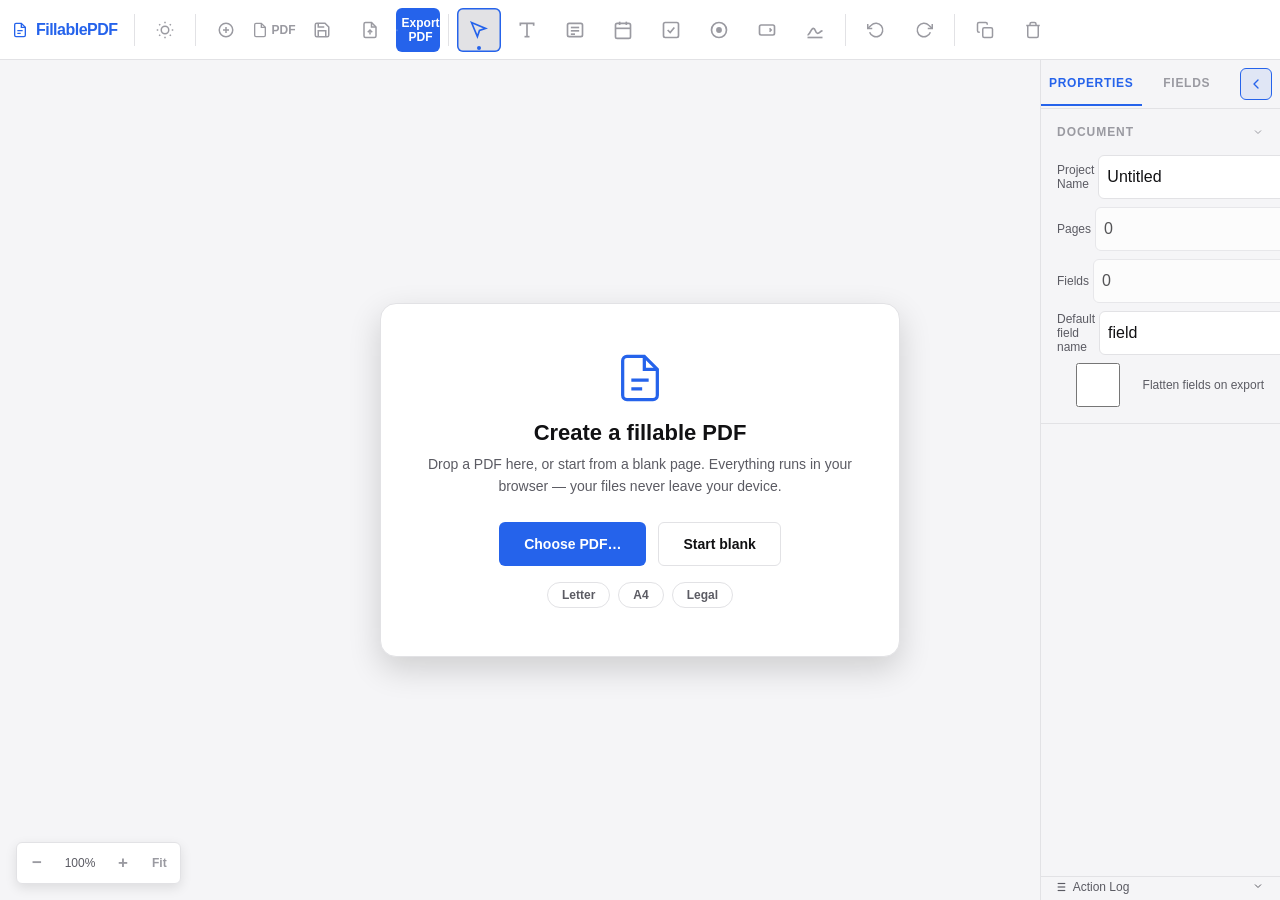
<file: index.html>
<!DOCTYPE html>
<html lang="en">
<head>
    <meta charset="UTF-8">
    <meta name="viewport" content="width=device-width, initial-scale=1.0">
    <title>FillablePDF — Fillable PDF Designer</title>
    <meta name="description" content="Open a PDF and add fillable form fields — text, date, checkbox, radio, dropdown, and signature — then export a real AcroForm PDF. Runs entirely in your browser.">
    <!-- Theme initialization (runs before CSS paints) -->
    <script>
      (function () {
        var saved = localStorage.getItem('fillablepdf-theme');
        var theme = saved || (window.matchMedia('(prefers-color-scheme: dark)').matches ? 'dark' : 'light');
        document.documentElement.setAttribute('data-theme', theme);
      })();
    </script>
    <link rel="stylesheet" href="styles.css">
    <link rel="icon" type="image/svg+xml" href="data:image/svg+xml,%3Csvg xmlns='http://www.w3.org/2000/svg' viewBox='0 0 24 24' fill='none' stroke='%232563EB' stroke-width='2'%3E%3Cpath d='M14 2H6a2 2 0 00-2 2v16a2 2 0 002 2h12a2 2 0 002-2V8z'/%3E%3Cpolyline points='14 2 14 8 20 8'/%3E%3Cpath d='M8 13h8M8 17h5'/%3E%3C/svg%3E">
</head>
<body>
    <!-- Accessibility: screen reader heading -->
    <h1 class="sr-only">FillablePDF — Fillable PDF Designer</h1>
    <a href="#canvas-container" class="skip-link">Skip to document</a>

    <!-- ===== APP TOOLBAR ===== -->
    <div id="toolbar">
        <!-- App logo -->
        <a class="app-logo" href="about/">
            <svg width="16" height="16" viewBox="0 0 24 24" fill="none" stroke="currentColor" stroke-width="2" style="vertical-align:middle;margin-right:4px">
                <path d="M14 2H6a2 2 0 00-2 2v16a2 2 0 002 2h12a2 2 0 002-2V8z"/>
                <polyline points="14 2 14 8 20 8"/>
                <path d="M8 13h8M8 17h5"/>
            </svg>
            FillablePDF
        </a>
        <div class="toolbar-divider"></div>

        <!-- Theme toggle -->
        <button id="theme-toggle" title="Toggle theme (Alt+T)">
            <svg class="theme-sun" width="18" height="18" viewBox="0 0 24 24" fill="none" stroke="currentColor" stroke-width="2">
                <circle cx="12" cy="12" r="5"/><path d="M12 1v2M12 21v2M4.22 4.22l1.42 1.42M18.36 18.36l1.42 1.42M1 12h2M21 12h2M4.22 19.78l1.42-1.42M18.36 5.64l1.42-1.42"/>
            </svg>
            <svg class="theme-moon" width="18" height="18" viewBox="0 0 24 24" fill="none" stroke="currentColor" stroke-width="2" style="display:none">
                <path d="M21 12.79A9 9 0 1111.21 3 7 7 0 0021 12.79z"/>
            </svg>
        </button>
        <div class="toolbar-divider"></div>

        <!-- [SECTION_START: FILE_OPS] — File operations -->
        <button class="tool-btn" id="btn-new" title="New blank document">
            <svg width="18" height="18" viewBox="0 0 24 24" fill="none" stroke="currentColor" stroke-width="2">
                <circle cx="12" cy="12" r="9"/><line x1="12" y1="8" x2="12" y2="16"/><line x1="8" y1="12" x2="16" y2="12"/>
            </svg>
        </button>
        <button class="tool-btn" id="btn-open-pdf" title="Open PDF file">
            <svg width="18" height="18" viewBox="0 0 24 24" fill="none" stroke="currentColor" stroke-width="2">
                <path d="M14 2H6a2 2 0 00-2 2v16a2 2 0 002 2h12a2 2 0 002-2V8z"/><polyline points="14 2 14 8 20 8"/>
            </svg>
            <span class="btn-label">PDF</span>
        </button>
        <button class="tool-btn" id="btn-save" title="Save project (Ctrl+S)">
            <svg width="18" height="18" viewBox="0 0 24 24" fill="none" stroke="currentColor" stroke-width="2">
                <path d="M19 21H5a2 2 0 01-2-2V5a2 2 0 012-2h11l5 5v11a2 2 0 01-2 2z"/><polyline points="17 21 17 13 7 13 7 21"/><polyline points="7 3 7 8 15 8"/>
            </svg>
            <span class="save-dot" id="save-dot" style="display:none"></span>
        </button>
        <button class="tool-btn" id="btn-load" title="Open project (Ctrl+O)">
            <svg width="18" height="18" viewBox="0 0 24 24" fill="none" stroke="currentColor" stroke-width="2">
                <path d="M14 2H6a2 2 0 00-2 2v16a2 2 0 002 2h12a2 2 0 002-2V8z"/><polyline points="14 2 14 8 20 8"/><line x1="12" y1="18" x2="12" y2="12"/><polyline points="9 15 12 12 15 15"/>
            </svg>
        </button>
        <button class="tool-btn tool-btn-primary" id="btn-export-pdf" title="Export fillable PDF (Ctrl+E)">
            <svg width="18" height="18" viewBox="0 0 24 24" fill="none" stroke="currentColor" stroke-width="2">
                <path d="M21 15v4a2 2 0 01-2 2H5a2 2 0 01-2-2v-4"/><polyline points="7 10 12 15 17 10"/><line x1="12" y1="15" x2="12" y2="3"/>
            </svg>
            <span class="btn-label">Export PDF</span>
        </button>
        <!-- [SECTION_END: FILE_OPS] -->

        <div class="toolbar-divider"></div>

        <!-- [SECTION_START: TOOLS] — Field tools -->
        <button class="tool-btn active" data-tool="select" title="Select / move (V)">
            <svg width="20" height="20" viewBox="0 0 24 24" fill="none" stroke="currentColor" stroke-width="2">
                <path d="M3 3l7.07 16.97 2.51-7.39 7.39-2.51L3 3z"/>
            </svg>
        </button>
        <button class="tool-btn" data-tool="text" title="Text field (T)">
            <svg width="20" height="20" viewBox="0 0 24 24" fill="none" stroke="currentColor" stroke-width="2">
                <polyline points="4 7 4 4 20 4 20 7"/><line x1="9" y1="20" x2="15" y2="20"/><line x1="12" y1="4" x2="12" y2="20"/>
            </svg>
        </button>
        <button class="tool-btn" data-tool="textarea" title="Multiline text field">
            <svg width="20" height="20" viewBox="0 0 24 24" fill="none" stroke="currentColor" stroke-width="2">
                <rect x="3" y="4" width="18" height="16" rx="2"/><line x1="7" y1="9" x2="17" y2="9"/><line x1="7" y1="13" x2="17" y2="13"/><line x1="7" y1="17" x2="12" y2="17"/>
            </svg>
        </button>
        <button class="tool-btn" data-tool="date" title="Date field">
            <svg width="20" height="20" viewBox="0 0 24 24" fill="none" stroke="currentColor" stroke-width="2">
                <rect x="3" y="4" width="18" height="18" rx="2"/><line x1="16" y1="2" x2="16" y2="6"/><line x1="8" y1="2" x2="8" y2="6"/><line x1="3" y1="10" x2="21" y2="10"/>
            </svg>
        </button>
        <button class="tool-btn" data-tool="checkbox" title="Checkbox">
            <svg width="20" height="20" viewBox="0 0 24 24" fill="none" stroke="currentColor" stroke-width="2">
                <rect x="3" y="3" width="18" height="18" rx="2"/><polyline points="8 12 11 15 16 9"/>
            </svg>
        </button>
        <button class="tool-btn" data-tool="radio" title="Radio button">
            <svg width="20" height="20" viewBox="0 0 24 24" fill="none" stroke="currentColor" stroke-width="2">
                <circle cx="12" cy="12" r="9"/><circle cx="12" cy="12" r="3.5" fill="currentColor" stroke="none"/>
            </svg>
        </button>
        <button class="tool-btn" data-tool="dropdown" title="Dropdown">
            <svg width="20" height="20" viewBox="0 0 24 24" fill="none" stroke="currentColor" stroke-width="2">
                <rect x="3" y="6" width="18" height="12" rx="2"/><polyline points="15 10 17 12 15 14"/>
            </svg>
        </button>
        <button class="tool-btn" data-tool="signature" title="Signature line (typed)">
            <svg width="20" height="20" viewBox="0 0 24 24" fill="none" stroke="currentColor" stroke-width="2">
                <path d="M3 18c3 0 4-8 7-8s2 6 5 6 3-3 6-3"/><line x1="3" y1="21" x2="21" y2="21"/>
            </svg>
        </button>
        <!-- [SECTION_END: TOOLS] -->

        <div class="toolbar-divider"></div>

        <!-- [SECTION_START: ACTIONS] — Undo/Redo/Delete/Duplicate -->
        <button class="tool-btn" id="btn-undo" title="Undo (Ctrl+Z)">
            <svg width="18" height="18" viewBox="0 0 24 24" fill="none" stroke="currentColor" stroke-width="2">
                <polyline points="1 4 1 10 7 10"/><path d="M3.51 15a9 9 0 1 0 2.13-9.36L1 10"/>
            </svg>
        </button>
        <button class="tool-btn" id="btn-redo" title="Redo (Ctrl+Y)">
            <svg width="18" height="18" viewBox="0 0 24 24" fill="none" stroke="currentColor" stroke-width="2">
                <polyline points="23 4 23 10 17 10"/><path d="M20.49 15a9 9 0 1 1-2.13-9.36L23 10"/>
            </svg>
        </button>
        <div class="toolbar-divider"></div>
        <button class="tool-btn" id="btn-duplicate" title="Duplicate (Ctrl+D)">
            <svg width="18" height="18" viewBox="0 0 24 24" fill="none" stroke="currentColor" stroke-width="2">
                <rect x="9" y="9" width="13" height="13" rx="2"/><path d="M5 15H4a2 2 0 01-2-2V4a2 2 0 012-2h9a2 2 0 012 2v1"/>
            </svg>
        </button>
        <button class="tool-btn" id="btn-delete" title="Delete (Del)">
            <svg width="18" height="18" viewBox="0 0 24 24" fill="none" stroke="currentColor" stroke-width="2">
                <polyline points="3 6 5 6 21 6"/><path d="M19 6v14a2 2 0 01-2 2H7a2 2 0 01-2-2V6m3 0V4a2 2 0 012-2h4a2 2 0 012 2v2"/>
            </svg>
        </button>
        <!-- [SECTION_END: ACTIONS] -->
    </div>

    <!-- ===== CANVAS & WORKSPACE ===== -->
    <div id="readonly-banner" class="readonly-banner" style="display:none" role="alert">Read-only — another tab is editing</div>

    <div id="canvas-container" aria-label="FillablePDF document canvas" role="application">
        <div id="canvas">
            <div id="grid-layer"></div>
            <div id="pages-layer"></div>
            <div id="preview-layer"></div>
        </div>

        <!-- Empty state / drop zone -->
        <div id="start-overlay" class="start-overlay">
            <div class="start-card">
                <svg width="52" height="52" viewBox="0 0 24 24" fill="none" stroke="currentColor" stroke-width="1.5" aria-hidden="true">
                    <path d="M14 2H6a2 2 0 00-2 2v16a2 2 0 002 2h12a2 2 0 002-2V8z"/><polyline points="14 2 14 8 20 8"/>
                    <path d="M8 13h8M8 17h5"/>
                </svg>
                <h2>Create a fillable PDF</h2>
                <p>Drop a PDF here, or start from a blank page. Everything runs in your browser — your files never leave your device.</p>
                <div class="start-actions">
                    <button class="btn-primary" id="start-open-pdf">Choose PDF…</button>
                    <button class="btn-secondary" id="start-blank">Start blank</button>
                </div>
                <div class="start-hint">
                    <button class="size-chip" data-size="letter">Letter</button>
                    <button class="size-chip" data-size="a4">A4</button>
                    <button class="size-chip" data-size="legal">Legal</button>
                </div>
            </div>
        </div>

        <!-- Zoom bar -->
        <div id="zoom-bar" class="zoom-bar">
            <button id="zoom-out" title="Zoom out">−</button>
            <span id="zoom-level" class="zoom-level">100%</span>
            <button id="zoom-in" title="Zoom in">+</button>
            <button id="zoom-fit" title="Fit width" class="zoom-fit">Fit</button>
        </div>
    </div>

    <!-- ===== PROPERTIES PANE ===== -->
    <div id="properties-panel">
        <div id="panel-resize-handle" title="Drag to resize panel"></div>
        <div class="panel-header" id="panel-header">
            <span id="panel-title" style="display:none"></span>
            <div class="panel-tabs">
                <button class="panel-tab active" data-tab="properties">Properties</button>
                <button class="panel-tab" data-tab="layers">Fields</button>
            </div>
            <button id="btn-collapse-panel" class="collapse-btn" title="Collapse panel (Ctrl+\)">
                <svg width="14" height="14" viewBox="0 0 24 24" fill="none" stroke="currentColor" stroke-width="2" stroke-linecap="round" stroke-linejoin="round">
                    <polyline points="15 18 9 12 15 6"/>
                </svg>
            </button>
        </div>
        <div class="panel-scroll">

            <!-- [SECTION_START: PROJECT_SECTION] — Document-level properties -->
            <div class="panel-section panel-project" id="sec-project">
                <button class="panel-toggle" aria-expanded="true" aria-controls="sec-project-body">
                    <h4>Document</h4>
                    <svg class="chevron" width="12" height="12" viewBox="0 0 24 24" fill="none" stroke="currentColor" stroke-width="2" aria-hidden="true"><polyline points="6 9 12 15 18 9"/></svg>
                </button>
                <div class="panel-body" id="sec-project-body">
                    <div class="prop-row"><label>Project Name <input type="text" id="project-name" placeholder="Untitled"></label></div>
                    <div class="prop-row"><label>Pages <input type="text" id="doc-pages" readonly value="0"></label></div>
                    <div class="prop-row"><label>Fields <input type="text" id="doc-fields" readonly value="0"></label></div>
                    <div class="prop-row"><label>Default field name <input type="text" id="doc-prefix" value="field"></label></div>
                    <div class="prop-row"><label class="check-row"><input type="checkbox" id="export-flatten"> Flatten fields on export</label></div>
                </div>
            </div>
            <!-- [SECTION_END: PROJECT_SECTION] -->

            <!-- [SECTION_START: SHAPE_SECTION] — Field properties -->
            <div class="panel-section panel-shape" id="sec-name" style="display:none">
                <button class="panel-toggle" aria-expanded="true" aria-controls="sec-name-body">
                    <h4>Field</h4>
                    <svg class="chevron" width="12" height="12" viewBox="0 0 24 24" fill="none" stroke="currentColor" stroke-width="2" aria-hidden="true"><polyline points="6 9 12 15 18 9"/></svg>
                </button>
                <div class="panel-body" id="sec-name-body">
                    <div class="prop-row"><label>Label <input type="text" id="prop-name" placeholder="field name..."></label></div>
                    <div class="prop-row"><label>Type <input type="text" id="prop-type" readonly></label></div>
                </div>
            </div>
            <div class="panel-section panel-shape" id="sec-geometry" style="display:none">
                <button class="panel-toggle" aria-expanded="true" aria-controls="sec-geometry-body">
                    <h4>Geometry</h4>
                    <svg class="chevron" width="12" height="12" viewBox="0 0 24 24" fill="none" stroke="currentColor" stroke-width="2" aria-hidden="true"><polyline points="6 9 12 15 18 9"/></svg>
                </button>
                <div class="panel-body" id="sec-geometry-body">
                    <div class="prop-row"><label>Page <input type="number" id="prop-page" min="1" step="1"></label></div>
                    <div class="prop-row"><label>X <input type="number" id="prop-x" step="1"></label><label>Y <input type="number" id="prop-y" step="1"></label></div>
                    <div class="prop-row"><label>W <input type="number" id="prop-width" min="4" step="1"></label><label>H <input type="number" id="prop-height" min="4" step="1"></label></div>
                    <div class="prop-row tiny"><span id="prop-size-info"></span></div>
                </div>
            </div>
            <div class="panel-section panel-shape" id="sec-value" style="display:none">
                <button class="panel-toggle" aria-expanded="true" aria-controls="sec-value-body">
                    <h4>Value &amp; Behaviour</h4>
                    <svg class="chevron" width="12" height="12" viewBox="0 0 24 24" fill="none" stroke="currentColor" stroke-width="2" aria-hidden="true"><polyline points="6 9 12 15 18 9"/></svg>
                </button>
                <div class="panel-body" id="sec-value-body">
                    <div class="prop-row" id="row-default"><label>Default value <input type="text" id="prop-default" placeholder="(empty)"></label></div>
                    <div class="prop-row" id="row-checked" style="display:none"><label class="check-row"><input type="checkbox" id="prop-checked"> Checked by default</label></div>
                    <div class="prop-row" id="row-options" style="display:none"><label>Options <textarea id="prop-options" rows="4" placeholder="One option per line"></textarea></label></div>
                    <div class="prop-row" id="row-group" style="display:none"><label>Radio group <input type="text" id="prop-group" placeholder="group name"></label></div>
                    <div class="prop-row" id="row-radio-value" style="display:none"><label>Option value <input type="text" id="prop-radio-value" placeholder="value"></label></div>
                    <div class="prop-row"><label class="check-row"><input type="checkbox" id="prop-required"> Required</label></div>
                    <div class="prop-row" id="row-readonly"><label class="check-row"><input type="checkbox" id="prop-readonly"> Read-only</label></div>
                </div>
            </div>
            <div class="panel-section panel-shape panel-shape-style" id="sec-style" style="display:none">
                <button class="panel-toggle" aria-expanded="true" aria-controls="sec-style-body">
                    <h4>Appearance</h4>
                    <svg class="chevron" width="12" height="12" viewBox="0 0 24 24" fill="none" stroke="currentColor" stroke-width="2" aria-hidden="true"><polyline points="6 9 12 15 18 9"/></svg>
                </button>
                <div class="panel-body" id="sec-style-body">
                    <div class="prop-row"><label>Font size <input type="number" id="prop-fontSize" min="6" max="72" step="1"></label><label>Border W <input type="number" id="prop-borderWidth" min="0" max="8" step="0.5"></label></div>
                    <div class="prop-row"><label>Text color <input type="color" id="prop-textColor"></label><label>Border color <input type="color" id="prop-borderColor"></label></div>
                    <div class="prop-row"><label>Fill color <input type="color" id="prop-fill"></label><label>Align <select id="prop-align">
                        <option value="left">Left</option>
                        <option value="center">Center</option>
                        <option value="right">Right</option>
                    </select></label></div>
                </div>
            </div>
            <!-- [SECTION_END: SHAPE_SECTION] -->

        </div><!-- end panel-scroll -->

        <!-- Fields / Layers tab content -->
        <div id="panel-layers" class="panel-layers-content" style="display:none">
            <div class="panel-layers-toolbar">
                <span id="layers-count">0 fields</span>
                <button id="btn-clear-fields" class="link-btn" title="Remove all fields">Clear all</button>
            </div>
            <div class="layer-list" id="layer-list"></div>
        </div>

        <!-- Action Log (inside panel) -->
        <div class="panel-log">
            <div class="log-header" id="log-header">
                <span>
                    <svg width="14" height="14" viewBox="0 0 24 24" fill="none" stroke="currentColor" stroke-width="2" style="vertical-align:middle;margin-right:3px">
                        <line x1="8" y1="6" x2="21" y2="6"/><line x1="8" y1="12" x2="21" y2="12"/><line x1="8" y1="18" x2="21" y2="18"/>
                        <line x1="3" y1="6" x2="3.01" y2="6"/><line x1="3" y1="12" x2="3.01" y2="12"/><line x1="3" y1="18" x2="3.01" y2="18"/>
                    </svg>
                    Action Log
                </span>
                <button id="log-toggle" title="Toggle log">
                    <svg width="12" height="12" viewBox="0 0 24 24" fill="none" stroke="currentColor" stroke-width="2">
                        <polyline points="6 9 12 15 18 9"/>
                    </svg>
                </button>
            </div>
            <div class="log-body" id="log-body" aria-live="polite"></div>
        </div>
    </div>

    <!-- Context Menu -->
    <div id="context-menu" class="hidden">
        <div class="context-item" data-action="duplicate">Duplicate</div>
        <div class="context-item" data-action="delete">Delete</div>
        <div class="context-divider"></div>
        <div class="context-item" data-action="bring-forward">Bring Forward</div>
        <div class="context-item" data-action="send-backward">Send Backward</div>
    </div>

    <!-- Text Editor overlay (kept for template compatibility) -->
    <div id="text-editor" class="hidden">
        <textarea id="text-input"></textarea>
    </div>

    <!-- Hidden file inputs -->
    <input type="file" id="file-pdf" accept="application/pdf,.pdf" style="display:none">
    <input type="file" id="file-project" accept="application/json,.json,.fillablepdf" style="display:none">

    <!-- Vendor libraries (bundled locally; fully client-side) -->
    <script src="vendor/pdf-lib.min.js"></script>
    <script src="vendor/pdf.min.js"></script>

    <!-- UI interaction layer -->
    <script src="ui.js"></script>

    <!-- App-specific logic -->
    <script src="app.js"></script>
</body>
</html>
</file>
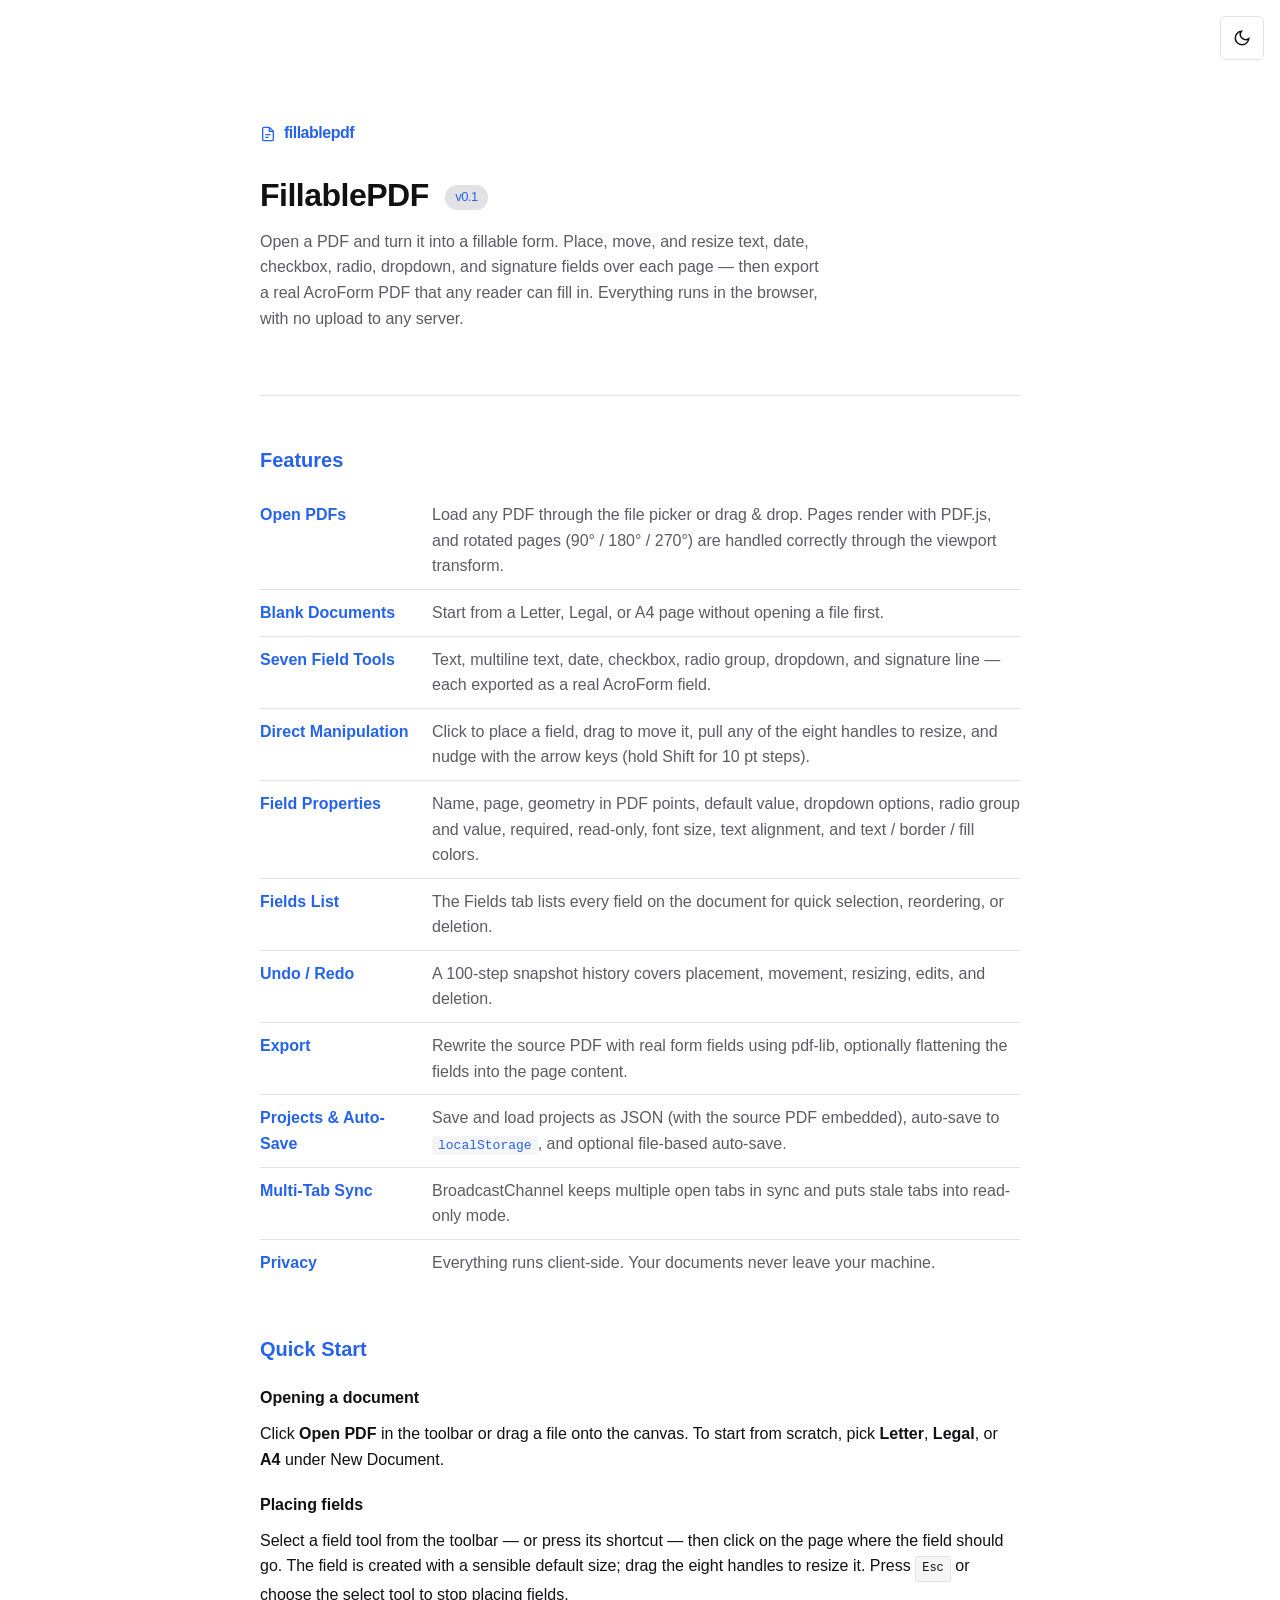
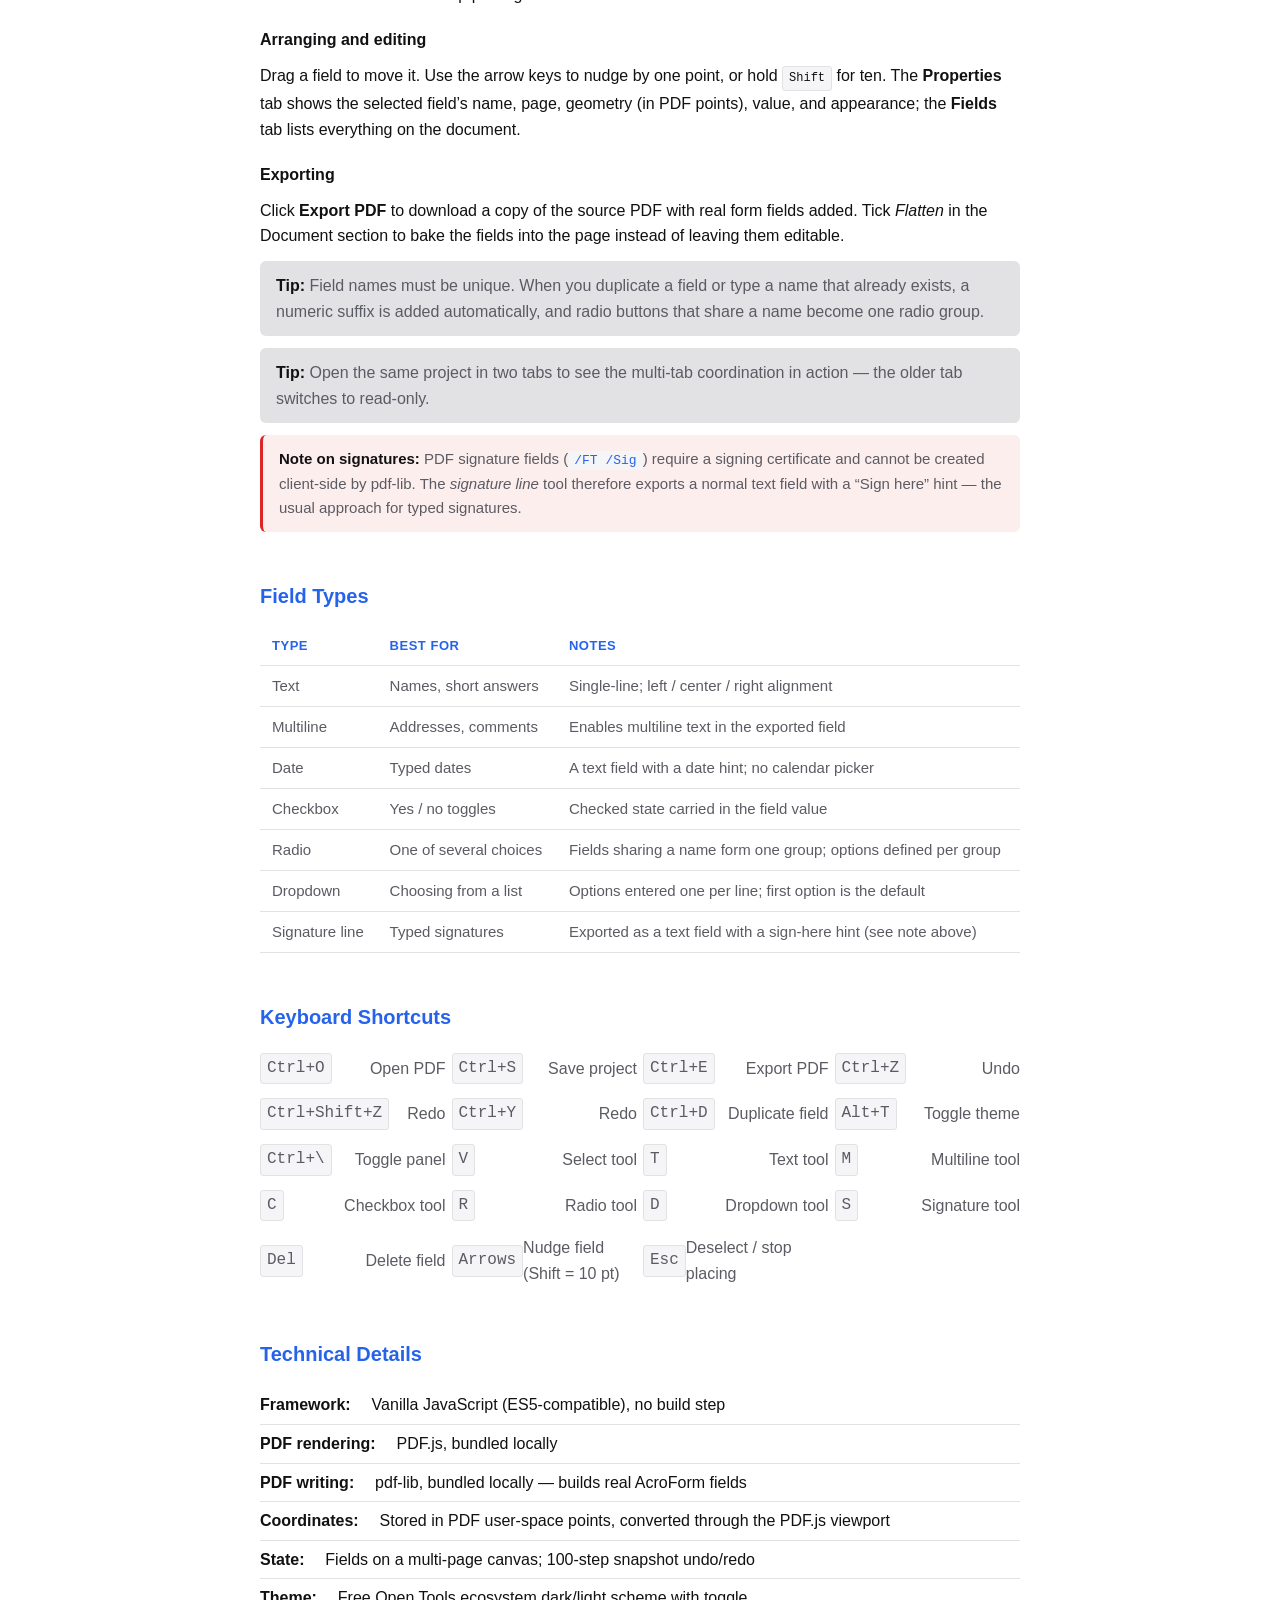
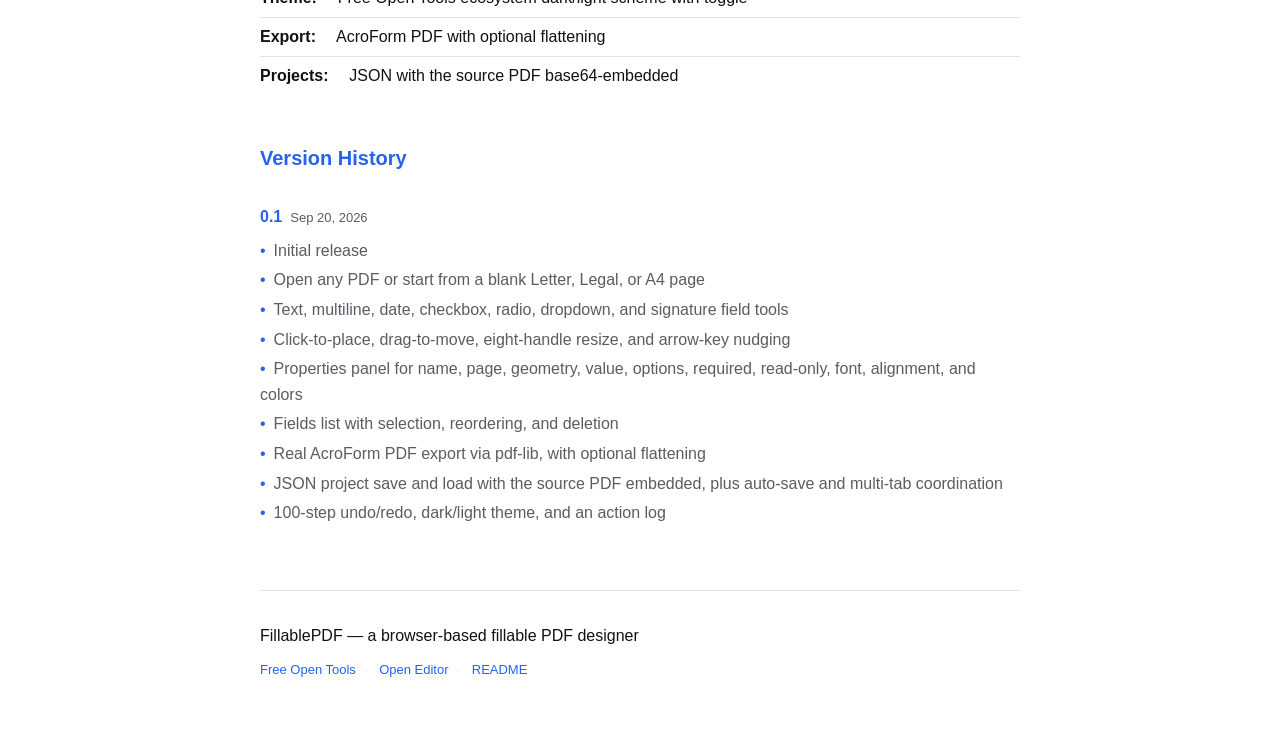
<file: about/index.html>
<!DOCTYPE html>
<html lang="en">
<head>
    <meta charset="UTF-8">
    <meta name="viewport" content="width=device-width, initial-scale=1.0">
    <title>About FillablePDF</title>
    <meta name="description" content="FillablePDF — open a PDF and add fillable form fields entirely in your browser, then export a real AcroForm PDF. Text, date, checkbox, radio, dropdown, and signature fields.">
    <script>
      (function () {
        var saved = localStorage.getItem('fillablepdf-theme');
        var theme = saved || (window.matchMedia('(prefers-color-scheme: dark)').matches ? 'dark' : 'light');
        document.documentElement.setAttribute('data-theme', theme);
      })();
    </script>
    <link rel="icon" type="image/svg+xml" href="data:image/svg+xml,%3Csvg xmlns='http://www.w3.org/2000/svg' viewBox='0 0 24 24' fill='none' stroke='%232563EB' stroke-width='2'%3E%3Cpath d='M14 2H6a2 2 0 00-2 2v16a2 2 0 002 2h12a2 2 0 002-2V8z'/%3E%3Cpolyline points='14 2 14 8 20 8'/%3E%3Cpath d='M8 13h8M8 17h5'/%3E%3C/svg%3E">
    <style>
        /* ===== Theme Variables ===== */
        :root,
        [data-theme="dark"] {
            --color-bg: #0E0E10;
            --color-surface: #1C1C20;
            --color-text: #F2F2F3;
            --color-text-muted: #A3A3AB;
            --color-accent: #2563EB;
            --color-accent-hover: #1D4ED8;
            --color-border: #2C2C32;
            --color-border-input: #45475A;
            --color-btn-hover-bg: #2C2C32;
            --color-btn-active-bg: #2C2C32;
            --color-code-bg: #17171A;
        }

        [data-theme="light"] {
            --color-bg: #FFFFFF;
            --color-surface: #FFFFFF;
            --color-text: #111113;
            --color-text-muted: #5B5B63;
            --color-accent: #2563EB;
            --color-accent-hover: #1D4ED8;
            --color-border: #E2E2E5;
            --color-border-input: #E2E2E5;
            --color-btn-hover-bg: #F5F5F7;
            --color-btn-active-bg: #E2E2E5;
            --color-code-bg: #F5F5F7;
        }

        * { margin: 0; padding: 0; box-sizing: border-box; }

        body {
            font-family: -apple-system, BlinkMacSystemFont, 'Segoe UI', Roboto, Oxygen, sans-serif;
            background: var(--color-bg);
            color: var(--color-text);
            line-height: 1.6;
            min-height: 100vh;
            transition: background 0.2s, color 0.2s;
        }

        .container {
            max-width: 800px;
            margin: 0 auto;
            padding: 40px 20px;
        }

        header {
            padding: 80px 0 40px;
            border-bottom: 1px solid var(--color-border);
            margin-bottom: 48px;
        }

        .logo {
            font-size: 16px;
            font-weight: 700;
            color: var(--color-accent);
            letter-spacing: -0.5px;
            text-decoration: none;
            margin-bottom: 24px;
            display: inline-block;
        }

        .logo:hover {
            color: var(--color-accent-hover);
        }

        h1 {
            font-size: 32px;
            color: var(--color-text);
            margin-bottom: 8px;
            font-weight: 700;
            letter-spacing: -0.5px;
        }

        .version {
            display: inline-block;
            font-size: 13px;
            color: var(--color-accent);
            background: var(--color-btn-active-bg);
            padding: 2px 10px;
            border-radius: 12px;
            margin-left: 8px;
            vertical-align: middle;
            font-weight: 500;
        }

        .subtitle {
            font-size: 16px;
            color: var(--color-text-muted);
            margin-bottom: 24px;
            max-width: 560px;
            margin-top: 8px;
        }

        section {
            margin-bottom: 48px;
        }

        h2 {
            font-size: 20px;
            color: var(--color-accent);
            margin-bottom: 16px;
            font-weight: 600;
        }

        h3 {
            font-size: 16px;
            color: var(--color-text);
            margin: 20px 0 10px;
            font-weight: 600;
        }

        p {
            margin-bottom: 12px;
            color: var(--color-text);
            font-size: 16px;
        }

        .features-list {
            list-style: none;
            margin: 16px 0;
        }

        .features-list li {
            padding: 10px 0;
            border-bottom: 1px solid var(--color-border);
            display: flex;
            align-items: flex-start;
            gap: 12px;
            font-size: 16px;
        }

        .features-list li:last-child {
            border-bottom: none;
        }

        .features-list .label {
            color: var(--color-accent);
            font-weight: 600;
            min-width: 160px;
        }

        .features-list .desc {
            color: var(--color-text-muted);
        }

        .tech-list {
            list-style: none;
            margin: 16px 0;
        }

        .tech-list li {
            padding: 6px 0;
            border-bottom: 1px solid var(--color-border);
            display: flex;
            align-items: center;
            gap: 12px;
            font-size: 16px;
        }

        .tech-list li:last-child {
            border-bottom: none;
        }

        .kbd {
            display: inline-block;
            padding: 2px 6px;
            background: var(--color-btn-hover-bg);
            border: 1px solid var(--color-border-input);
            border-radius: 3px;
            font-family: 'SF Mono', 'JetBrains Mono', monospace;
            font-size: 12px;
            color: var(--color-text);
        }

        .shortcuts-grid {
            display: grid;
            grid-template-columns: repeat(auto-fit, minmax(180px, 1fr));
            gap: 6px;
            margin: 12px 0;
        }

        .shortcut-item {
            display: flex;
            justify-content: space-between;
            align-items: center;
            padding: 4px 0;
        }

        .shortcut-item span {
            color: var(--color-text-muted);
            font-size: 16px;
        }

        code {
            font-family: 'SF Mono', 'JetBrains Mono', monospace;
            font-size: 13px;
            background: var(--color-code-bg);
            padding: 2px 6px;
            border-radius: 3px;
            color: var(--color-accent);
        }

        pre {
            background: var(--color-code-bg);
            padding: 12px 16px;
            border-radius: 6px;
            overflow-x: auto;
            margin: 12px 0;
        }

        pre code {
            background: none;
            padding: 0;
            color: var(--color-text);
        }

        footer {
            padding: 32px 0;
            border-top: 1px solid var(--color-border);
            color: var(--color-text-muted);
            font-size: 13px;
        }

        footer a {
            color: var(--color-accent);
            text-decoration: none;
        }

        footer a:hover {
            text-decoration: underline;
        }

        .footer-links {
            margin-top: 12px;
        }

        .footer-links span {
            margin: 0 8px;
            color: var(--color-border-input);
        }

        .tip {
            background: var(--color-btn-active-bg);
            padding: 12px 16px;
            border-radius: 6px;
            font-size: 16px;
            color: var(--color-text-muted);
            margin: 12px 0;
        }

        .tip strong {
            color: var(--color-text);
        }

        /* Theme toggle button */
        .theme-toggle {
            position: fixed;
            top: 16px;
            right: 16px;
            width: 44px; height: 44px;
            border: 1px solid var(--color-border-input);
            background: var(--color-surface);
            color: var(--color-text);
            border-radius: 6px;
            cursor: pointer;
            font-size: 18px;
            display: flex;
            align-items: center;
            justify-content: center;
            transition: background 0.15s;
            z-index: 100;
        }

        .theme-toggle:hover {
            background: var(--color-btn-hover-bg);
        }

        .header-row {
            display: flex;
            align-items: center;
        }

        /* ===== Global Focus States ===== */
        :focus-visible {
            outline: 2px solid var(--color-accent);
            outline-offset: 2px;
        }

        /* ===== Reduced Motion ===== */
        @media (prefers-reduced-motion: reduce) {
            *, *::before, *::after {
                animation-duration: 0.01ms !important;
                transition-duration: 0.01ms !important;
            }
        }

        .skip-link {
            position: absolute;
            top: -100%;
            left: 0;
            z-index: 10000;
            padding: 8px 16px;
            background: var(--color-accent);
            color: #fff;
            text-decoration: none;
            font-size: 16px;
            font-weight: 600;
            border-radius: 0 0 4px 0;
        }
        .skip-link:focus {
            top: 0;
        }

        /* Version history */
        .changelog {
            margin: 16px 0;
        }

        .changelog-entry {
            padding: 14px 0;
            border-bottom: 1px solid var(--color-border);
        }

        .changelog-entry:last-child {
            border-bottom: none;
        }

        .changelog-entry .ver {
            font-weight: 700;
            color: var(--color-accent);
            font-size: 16px;
        }

        .changelog-entry .date {
            color: var(--color-text-muted);
            font-size: 13px;
            margin-left: 8px;
        }

        .changelog-entry ul {
            list-style: none;
            margin: 6px 0 0 0;
        }

        .changelog-entry li {
            font-size: 16px;
            color: var(--color-text-muted);
            padding: 2px 0;
        }

        .changelog-entry li::before {
            content: '\2022';
            color: var(--color-accent);
            margin-right: 8px;
        }
        .warning {
            background: rgba(220, 38, 38, 0.08);
            border-left: 3px solid var(--color-danger, #DC2626);
            padding: 12px 16px;
            border-radius: 6px;
            font-size: 15px;
            color: var(--color-text-muted);
            margin: 12px 0;
        }
        .warning strong { color: var(--color-text); }

        table {
            width: 100%;
            border-collapse: collapse;
            margin: 16px 0;
            font-size: 15px;
        }
        th, td {
            text-align: left;
            padding: 8px 12px;
            border-bottom: 1px solid var(--color-border);
        }
        th {
            color: var(--color-accent);
            font-weight: 600;
            font-size: 13px;
            text-transform: uppercase;
            letter-spacing: 0.04em;
        }
        td { color: var(--color-text-muted); }
        td code { font-size: 12px; }
    </style>
</head>
<body>
    <a href="#main-content" class="skip-link">Skip to content</a>
    <button class="theme-toggle" id="theme-toggle" title="Toggle theme" aria-label="Toggle theme">
        <svg class="theme-sun" width="18" height="18" viewBox="0 0 24 24" fill="none" stroke="currentColor" stroke-width="2"><circle cx="12" cy="12" r="5"/><path d="M12 1v2M12 21v2M4.22 4.22l1.42 1.42M18.36 18.36l1.42 1.42M1 12h2M21 12h2M4.22 19.78l1.42-1.42M18.36 5.64l1.42-1.42"/></svg>
        <svg class="theme-moon" width="18" height="18" viewBox="0 0 24 24" fill="none" stroke="currentColor" stroke-width="2" style="display:none"><path d="M21 12.79A9 9 0 1111.21 3 7 7 0 0021 12.79z"/></svg>
    </button>

    <div class="container" id="main-content">
        <header>
            <div class="header-row">
                <a href="../" class="logo"><svg width="16" height="16" viewBox="0 0 24 24" fill="none" stroke="currentColor" stroke-width="2" style="vertical-align:middle;margin-right:4px"><path d="M14 2H6a2 2 0 00-2 2v16a2 2 0 002 2h12a2 2 0 002-2V8z"/><polyline points="14 2 14 8 20 8"/><path d="M8 13h8M8 17h5"/></svg> <span>fillablepdf</span></a>
            </div>
            <h1>FillablePDF <span class="version" id="version-display">v0.1</span></h1>
            <p class="subtitle">Open a PDF and turn it into a fillable form. Place, move, and resize text, date, checkbox, radio, dropdown, and signature fields over each page &mdash; then export a real AcroForm PDF that any reader can fill in. Everything runs in the browser, with no upload to any server.</p>
        </header>

        <section>
            <h2>Features</h2>
            <ul class="features-list">
                <li><span class="label">Open PDFs</span><span class="desc">Load any PDF through the file picker or drag &amp; drop. Pages render with PDF.js, and rotated pages (90&deg; / 180&deg; / 270&deg;) are handled correctly through the viewport transform.</span></li>
                <li><span class="label">Blank Documents</span><span class="desc">Start from a Letter, Legal, or A4 page without opening a file first.</span></li>
                <li><span class="label">Seven Field Tools</span><span class="desc">Text, multiline text, date, checkbox, radio group, dropdown, and signature line &mdash; each exported as a real AcroForm field.</span></li>
                <li><span class="label">Direct Manipulation</span><span class="desc">Click to place a field, drag to move it, pull any of the eight handles to resize, and nudge with the arrow keys (hold Shift for 10&nbsp;pt steps).</span></li>
                <li><span class="label">Field Properties</span><span class="desc">Name, page, geometry in PDF points, default value, dropdown options, radio group and value, required, read-only, font size, text alignment, and text / border / fill colors.</span></li>
                <li><span class="label">Fields List</span><span class="desc">The Fields tab lists every field on the document for quick selection, reordering, or deletion.</span></li>
                <li><span class="label">Undo / Redo</span><span class="desc">A 100-step snapshot history covers placement, movement, resizing, edits, and deletion.</span></li>
                <li><span class="label">Export</span><span class="desc">Rewrite the source PDF with real form fields using pdf-lib, optionally flattening the fields into the page content.</span></li>
                <li><span class="label">Projects &amp; Auto-Save</span><span class="desc">Save and load projects as JSON (with the source PDF embedded), auto-save to <code>localStorage</code>, and optional file-based auto-save.</span></li>
                <li><span class="label">Multi-Tab Sync</span><span class="desc">BroadcastChannel keeps multiple open tabs in sync and puts stale tabs into read-only mode.</span></li>
                <li><span class="label">Privacy</span><span class="desc">Everything runs client-side. Your documents never leave your machine.</span></li>
            </ul>
        </section>

        <section>
            <h2>Quick Start</h2>
            <h3>Opening a document</h3>
            <p>Click <strong>Open PDF</strong> in the toolbar or drag a file onto the canvas. To start from scratch, pick <strong>Letter</strong>, <strong>Legal</strong>, or <strong>A4</strong> under New Document.</p>

            <h3>Placing fields</h3>
            <p>Select a field tool from the toolbar &mdash; or press its shortcut &mdash; then click on the page where the field should go. The field is created with a sensible default size; drag the eight handles to resize it. Press <span class="kbd">Esc</span> or choose the select tool to stop placing fields.</p>

            <h3>Arranging and editing</h3>
            <p>Drag a field to move it. Use the arrow keys to nudge by one point, or hold <span class="kbd">Shift</span> for ten. The <strong>Properties</strong> tab shows the selected field&rsquo;s name, page, geometry (in PDF points), value, and appearance; the <strong>Fields</strong> tab lists everything on the document.</p>

            <h3>Exporting</h3>
            <p>Click <strong>Export PDF</strong> to download a copy of the source PDF with real form fields added. Tick <em>Flatten</em> in the Document section to bake the fields into the page instead of leaving them editable.</p>

            <div class="tip">
                <strong>Tip:</strong> Field names must be unique. When you duplicate a field or type a name that already exists, a numeric suffix is added automatically, and radio buttons that share a name become one radio group.
            </div>

            <div class="tip">
                <strong>Tip:</strong> Open the same project in two tabs to see the multi-tab coordination in action &mdash; the older tab switches to read-only.
            </div>

            <div class="warning">
                <strong>Note on signatures:</strong> PDF signature fields (<code>/FT /Sig</code>) require a signing certificate and cannot be created client-side by pdf-lib. The <em>signature line</em> tool therefore exports a normal text field with a &ldquo;Sign here&rdquo; hint &mdash; the usual approach for typed signatures.
            </div>
        </section>

        <section>
            <h2>Field Types</h2>
            <table>
                <thead><tr><th>Type</th><th>Best for</th><th>Notes</th></tr></thead>
                <tbody>
                    <tr><td>Text</td><td>Names, short answers</td><td>Single-line; left / center / right alignment</td></tr>
                    <tr><td>Multiline</td><td>Addresses, comments</td><td>Enables multiline text in the exported field</td></tr>
                    <tr><td>Date</td><td>Typed dates</td><td>A text field with a date hint; no calendar picker</td></tr>
                    <tr><td>Checkbox</td><td>Yes / no toggles</td><td>Checked state carried in the field value</td></tr>
                    <tr><td>Radio</td><td>One of several choices</td><td>Fields sharing a name form one group; options defined per group</td></tr>
                    <tr><td>Dropdown</td><td>Choosing from a list</td><td>Options entered one per line; first option is the default</td></tr>
                    <tr><td>Signature line</td><td>Typed signatures</td><td>Exported as a text field with a sign-here hint (see note above)</td></tr>
                </tbody>
            </table>
        </section>

        <section>
            <h2>Keyboard Shortcuts</h2>
            <div class="shortcuts-grid">
                <div class="shortcut-item"><span class="kbd">Ctrl+O</span> <span>Open PDF</span></div>
                <div class="shortcut-item"><span class="kbd">Ctrl+S</span> <span>Save project</span></div>
                <div class="shortcut-item"><span class="kbd">Ctrl+E</span> <span>Export PDF</span></div>
                <div class="shortcut-item"><span class="kbd">Ctrl+Z</span> <span>Undo</span></div>
                <div class="shortcut-item"><span class="kbd">Ctrl+Shift+Z</span> <span>Redo</span></div>
                <div class="shortcut-item"><span class="kbd">Ctrl+Y</span> <span>Redo</span></div>
                <div class="shortcut-item"><span class="kbd">Ctrl+D</span> <span>Duplicate field</span></div>
                <div class="shortcut-item"><span class="kbd">Alt+T</span> <span>Toggle theme</span></div>
                <div class="shortcut-item"><span class="kbd">Ctrl+\</span> <span>Toggle panel</span></div>
                <div class="shortcut-item"><span class="kbd">V</span> <span>Select tool</span></div>
                <div class="shortcut-item"><span class="kbd">T</span> <span>Text tool</span></div>
                <div class="shortcut-item"><span class="kbd">M</span> <span>Multiline tool</span></div>
                <div class="shortcut-item"><span class="kbd">C</span> <span>Checkbox tool</span></div>
                <div class="shortcut-item"><span class="kbd">R</span> <span>Radio tool</span></div>
                <div class="shortcut-item"><span class="kbd">D</span> <span>Dropdown tool</span></div>
                <div class="shortcut-item"><span class="kbd">S</span> <span>Signature tool</span></div>
                <div class="shortcut-item"><span class="kbd">Del</span> <span>Delete field</span></div>
                <div class="shortcut-item"><span class="kbd">Arrows</span> <span>Nudge field (Shift = 10 pt)</span></div>
                <div class="shortcut-item"><span class="kbd">Esc</span> <span>Deselect / stop placing</span></div>
            </div>
        </section>

        <section>
            <h2>Technical Details</h2>
            <ul class="tech-list">
                <li><strong>Framework:</strong>&nbsp;&nbsp;Vanilla JavaScript (ES5-compatible), no build step</li>
                <li><strong>PDF rendering:</strong>&nbsp;&nbsp;PDF.js, bundled locally</li>
                <li><strong>PDF writing:</strong>&nbsp;&nbsp;pdf-lib, bundled locally &mdash; builds real AcroForm fields</li>
                <li><strong>Coordinates:</strong>&nbsp;&nbsp;Stored in PDF user-space points, converted through the PDF.js viewport</li>
                <li><strong>State:</strong>&nbsp;&nbsp;Fields on a multi-page canvas; 100-step snapshot undo/redo</li>
                <li><strong>Theme:</strong>&nbsp;&nbsp;Free Open Tools ecosystem dark/light scheme with toggle</li>
                <li><strong>Export:</strong>&nbsp;&nbsp;AcroForm PDF with optional flattening</li>
                <li><strong>Projects:</strong>&nbsp;&nbsp;JSON with the source PDF base64-embedded</li>
            </ul>
        </section>

        <section>
            <h2>Version History</h2>
            <div class="changelog">
                <div class="changelog-entry">
                    <span class="ver">0.1</span><span class="date">Sep 20, 2026</span>
                    <ul>
                        <li>Initial release</li>
                        <li>Open any PDF or start from a blank Letter, Legal, or A4 page</li>
                        <li>Text, multiline, date, checkbox, radio, dropdown, and signature field tools</li>
                        <li>Click-to-place, drag-to-move, eight-handle resize, and arrow-key nudging</li>
                        <li>Properties panel for name, page, geometry, value, options, required, read-only, font, alignment, and colors</li>
                        <li>Fields list with selection, reordering, and deletion</li>
                        <li>Real AcroForm PDF export via pdf-lib, with optional flattening</li>
                        <li>JSON project save and load with the source PDF embedded, plus auto-save and multi-tab coordination</li>
                        <li>100-step undo/redo, dark/light theme, and an action log</li>
                    </ul>
                </div>
            </div>
        </section>

        <footer>
            <p>FillablePDF &mdash; a browser-based fillable PDF designer</p>
            <div class="footer-links">
                <a href="https://freeopentools.com/">Free Open Tools</a><span>&middot;</span>
                <a href="../">Open Editor</a><span>&middot;</span>
                <a href="../README.md">README</a>
            </div>
        </footer>
    </div>

    <script>
    (function() {
        var toggleBtn = document.getElementById('theme-toggle');
        var currentTheme = document.documentElement.dataset.theme || 'dark';
        (function() {
            var sun = toggleBtn.querySelector('.theme-sun');
            var moon = toggleBtn.querySelector('.theme-moon');
            if (sun) sun.style.display = currentTheme === 'light' ? 'none' : 'block';
            if (moon) moon.style.display = currentTheme === 'light' ? 'block' : 'none';
        })();
        toggleBtn.addEventListener('click', function() {
            var isDark = document.documentElement.dataset.theme !== 'light';
            var newTheme = isDark ? 'light' : 'dark';
            document.documentElement.dataset.theme = newTheme;
            var sun = toggleBtn.querySelector('.theme-sun');
            var moon = toggleBtn.querySelector('.theme-moon');
            if (sun) sun.style.display = isDark ? 'block' : 'none';
            if (moon) moon.style.display = isDark ? 'none' : 'block';
            localStorage.setItem('fillablepdf-theme', newTheme);
        });
    })();
    </script>
</body>
</html>
</file>
<file: styles.css>
/* ===== Theme Variables ===== */
/* Ecosystem-standard palette (Free Open Tools Style Guide §2) */
:root {
    --color-accent:        #2563EB;
    --color-accent-hover:  #1D4ED8;
    --color-accent-soft:   #2563EB1A;
    --color-success:       #16A34A;
    --color-warning:       #D97706;
    --color-danger:        #DC2626;

    --space-1: 4px;
    --space-2: 8px;
    --space-3: 12px;
    --space-4: 16px;
    --space-5: 24px;
    --space-6: 32px;
    --space-7: 48px;
    --space-8: 64px;

    --radius-sm: 6px;
    --radius-md: 10px;
    --radius-lg: 16px;

    --shadow-sm: 0 1px 2px rgba(0,0,0,0.06);
    --shadow-md: 0 4px 12px rgba(0,0,0,0.10);
    --shadow-lg: 0 12px 32px rgba(0,0,0,0.16);
}

:root,
[data-theme="dark"] {
    --color-bg:            #0E0E10;
    --color-bg-subtle:     #17171A;
    --color-surface:       #1C1C20;
    --color-border:        #2C2C32;
    --color-text:          #F2F2F3;
    --color-text-muted:    #A3A3AB;
    --color-text-disabled: #5B5B63;

    --color-canvas-bg:       #1C1C20;
    --color-oob-bg:          #17171A;
    --color-input-bg:        #1C1C20;
    --color-context-bg:      #1C1C20;
    --color-icon-default:    #A3A3AB;
    --color-icon-hover:      #F2F2F3;
    --color-grid-line:       #2C2C32;
    --color-btn-active-bg:   #2C2C32;
    --color-btn-hover-bg:    #2C2C32;
    --color-btn-hover-border:#2C2C32;
    --color-handle-border:   #0E0E10;
    --color-scrollbar-track: #17171A;
    --color-scrollbar-thumb: #2C2C32;
    --color-scrollbar-thumb-hover: #45475A;
    --color-toolbar-divider: #2C2C32;
    --color-border-input:    #45475A;
}

[data-theme="light"] {
    --color-bg:            #FFFFFF;
    --color-bg-subtle:     #F5F5F7;
    --color-surface:       #FFFFFF;
    --color-border:        #E2E2E5;
    --color-text:          #111113;
    --color-text-muted:    #5B5B63;
    --color-text-disabled: #9A9AA1;

    --color-canvas-bg:       #FFFFFF;
    --color-oob-bg:          #F5F5F7;
    --color-input-bg:        #FFFFFF;
    --color-context-bg:      #FFFFFF;
    --color-icon-default:    #9A9AA1;
    --color-icon-hover:      #111113;
    --color-grid-line:       #E2E2E5;
    --color-btn-active-bg:   #E2E2E5;
    --color-btn-hover-bg:    #F5F5F7;
    --color-btn-hover-border:#E2E2E5;
    --color-handle-border:   #FFFFFF;
    --color-scrollbar-track: #F5F5F7;
    --color-scrollbar-thumb: #E2E2E5;
    --color-scrollbar-thumb-hover: #9A9AA1;
    --color-toolbar-divider: #E2E2E5;
    --color-border-input:    #E2E2E5;
}

/* ===== Reset & Base ===== */
* { margin: 0; padding: 0; box-sizing: border-box; }

html, body {
    width: 100%; height: 100%;
    overflow: hidden;
    font-family: -apple-system, BlinkMacSystemFont, 'Segoe UI', Roboto, 'Helvetica Neue', Arial, sans-serif;
    background: var(--color-bg);
    color: var(--color-text);
}

/* ===== Skip to Content ===== */
.sr-only {
    position: absolute;
    width: 1px; height: 1px;
    padding: 0; margin: -1px;
    overflow: hidden;
    clip: rect(0,0,0,0);
    white-space: nowrap;
    border: 0;
}

.skip-link {
    position: absolute;
    top: -100%;
    left: 0;
    z-index: 10000;
    padding: var(--space-2) var(--space-4);
    background: var(--color-accent);
    color: #fff;
    text-decoration: none;
    font-size: 16px;
    font-weight: 600;
    border-radius: 0 0 var(--radius-sm) 0;
}
.skip-link:focus {
    top: 0;
    outline: 2px solid var(--color-accent);
    outline-offset: 2px;
}

/* ===== Global Focus States ===== */
:focus-visible {
    outline: 2px solid var(--color-accent);
    outline-offset: 2px;
}

/* ===== Reduced Motion ===== */
@media (prefers-reduced-motion: reduce) {
    *, *::before, *::after {
        animation-duration: 0.01ms !important;
        transition-duration: 0.01ms !important;
    }
}

/* ===== Toolbar ===== */
#toolbar {
    position: fixed; top: 0; left: 0; right: 0;
    height: 60px;
    background: var(--color-surface);
    border-bottom: 1px solid var(--color-border);
    display: flex; align-items: center;
    padding: 0 var(--space-3);
    z-index: 1000;
    gap: var(--space-1);
    touch-action: manipulation;
    overflow-x: auto;
    overflow-y: hidden;
    -webkit-overflow-scrolling: touch;
}

.app-logo {
    font-size: 16px; font-weight: 700;
    color: var(--color-accent);
    margin-right: var(--space-2);
    user-select: none;
    letter-spacing: -0.5px;
    white-space: nowrap;
    text-decoration: none;
    cursor: pointer;
}
.app-logo:hover {
    color: var(--color-accent-hover);
}

.toolbar-divider {
    width: 1px; height: 32px;
    background: var(--color-toolbar-divider);
    margin: 0 var(--space-1);
    flex-shrink: 0;
}

.tool-btn {
    width: 44px; height: 44px;
    min-width: 44px; min-height: 44px;
    border: none;
    background: transparent;
    color: var(--color-icon-default);
    border-radius: var(--radius-sm);
    cursor: pointer;
    display: flex; align-items: center; justify-content: center;
    transition: all 0.15s;
    flex-shrink: 0;
}

.tool-btn:hover { background: var(--color-btn-hover-bg); color: var(--color-icon-hover); }
.tool-btn.active { background: var(--color-btn-active-bg); color: var(--color-accent); box-shadow: inset 0 0 0 1.5px var(--color-accent); position: relative; }
.tool-btn.active::after {
    content: '';
    position: absolute;
    bottom: 2px;
    left: 50%;
    transform: translateX(-50%);
    width: var(--space-1);
    height: var(--space-1);
    border-radius: 50%;
    background: var(--color-accent);
}
.tool-btn:active { transform: scale(0.95); }

/* Primary button variant (ecosystem primary action) */
.tool-btn-primary {
    width: 44px; height: 44px;
    min-width: 44px; min-height: 44px;
    border: none;
    background: var(--color-accent);
    color: #fff;
    border-radius: var(--radius-sm);
    cursor: pointer;
    display: flex; align-items: center; justify-content: center;
    transition: all 0.15s;
    flex-shrink: 0;
}
.tool-btn-primary:hover { background: var(--color-accent-hover); color: #fff; }
.tool-btn-primary:active { transform: scale(0.95); }

/* Shape buttons in toolbar */
.shape-btn {
    width: 44px; height: 44px;
    min-width: 44px; min-height: 44px;
    border: 1px solid transparent;
    background: transparent;
    color: var(--color-icon-default);
    border-radius: var(--radius-sm);
    cursor: pointer;
    display: flex; align-items: center; justify-content: center;
    transition: all 0.15s;
    flex-shrink: 0;
}

.shape-btn:hover { background: var(--color-btn-hover-bg); color: var(--color-icon-hover); border-color: var(--color-btn-hover-border); }
.shape-btn.active { background: var(--color-btn-active-bg); color: var(--color-accent); border-color: var(--color-accent); position: relative; }
.shape-btn.active::after {
    content: '';
    position: absolute;
    bottom: 2px;
    left: 50%;
    transform: translateX(-50%);
    width: var(--space-1);
    height: var(--space-1);
    border-radius: 50%;
    background: var(--color-accent);
}

.shape-btn svg { width: 22px; height: 18px; }

/* Style controls in toolbar */
#toolbar input[type="color"] {
    width: 44px; height: 44px;
    min-width: 44px; min-height: 44px;
    border: 2px solid var(--color-border-input);
    border-radius: var(--radius-sm);
    cursor: pointer;
    padding: 2px;
    background: none;
    flex-shrink: 0;
}
#toolbar input[type="color"]::-webkit-color-swatch-wrapper { padding: 0; }
#toolbar input[type="color"]::-webkit-color-swatch { border: none; border-radius: 2px; }

#toolbar > input[type="number"] {
    width: 48px; height: 44px;
    min-height: 44px;
    background: var(--color-input-bg);
    border: 1px solid var(--color-border-input);
    border-radius: var(--radius-sm);
    color: var(--color-text);
    font-size: 16px;
    text-align: center;
    padding: 2px;
    flex-shrink: 0;
}
#toolbar > input[type="number"]:focus { border-color: var(--color-accent); outline: none; }

#toolbar input[type="range"] {
    width: 64px; height: 44px;
    -webkit-appearance: none;
    appearance: none;
    background: transparent;
    border-radius: 2px;
    outline: none;
    flex-shrink: 0;
    cursor: pointer;
    padding: 0 var(--space-2);
}
#toolbar input[type="range"]::-webkit-slider-runnable-track {
    width: 100%;
    height: 6px;
    background: var(--color-border-input);
    border-radius: var(--radius-sm);
}
#toolbar input[type="range"]::-webkit-slider-thumb {
    -webkit-appearance: none;
    width: 20px; height: 20px;
    background: var(--color-accent);
    border-radius: 50%;
    cursor: pointer;
    margin-top: -7px;
}
#toolbar input[type="range"]::-moz-range-track {
    height: 6px;
    background: var(--color-border-input);
    border-radius: var(--radius-sm);
}
#toolbar input[type="range"]::-moz-range-thumb {
    width: 20px; height: 20px;
    background: var(--color-accent);
    border-radius: 50%;
    border: none;
    cursor: pointer;
}

.zoom-display {
    font-size: 12px; color: var(--color-text-muted);
    padding: 0 var(--space-1);
    user-select: none;
    white-space: nowrap;
}

/* ===== Theme toggle ===== */
#theme-toggle {
    width: 44px; height: 44px;
    min-width: 44px; min-height: 44px;
    border: none;
    background: transparent;
    color: var(--color-icon-default);
    border-radius: var(--radius-sm);
    cursor: pointer;
    display: flex; align-items: center; justify-content: center;
    transition: all 0.15s;
    flex-shrink: 0;
    font-size: 18px;
}
#theme-toggle:hover { background: var(--color-btn-hover-bg); color: var(--color-icon-hover); }

/* ===== Canvas ===== */
#canvas-container {
    position: fixed; top: 60px; left: 0; right: 0; bottom: 0;
    overflow: hidden;
    background: var(--color-oob-bg);
    touch-action: none;
    -webkit-user-select: none;
    -webkit-touch-callout: none;
}

#canvas {
    position: absolute; top: 0; left: 0;
    width: 100%; height: 100%;
    transform-origin: 0 0;
}

#grid-layer {
    position: absolute; top: 0; left: 0;
    width: 10000px; height: 10000px;
    pointer-events: none;
    z-index: 0;
    background: var(--color-oob-bg);
}

#shapes-layer {
    position: absolute; top: 0; left: 0;
    width: 100%; height: 100%;
    z-index: 1;
}

#preview-layer {
    position: absolute; top: 0; left: 0;
    width: 100%; height: 100%;
    z-index: 3;
    pointer-events: none;
}

/* ===== Shapes ===== */
.diagram-shape {
    position: absolute;
    cursor: move;
    user-select: none;
    min-width: 20px; min-height: 20px;
}

.diagram-shape:hover { filter: brightness(1.05); }
.diagram-shape.selected { box-shadow: 0 0 0 2px var(--color-accent), 0 0 12px var(--color-accent-soft); }
.diagram-shape.locked { cursor: not-allowed; opacity: 0.7; }

/* Resize handles */
.resize-handle {
    position: absolute;
    width: 22px; height: 22px;
    background: var(--color-accent);
    border: 2px solid var(--color-handle-border);
    border-radius: var(--radius-sm);
    z-index: 10;
}

.resize-handle.nw { cursor: nw-resize; }
.resize-handle.ne { cursor: ne-resize; }
.resize-handle.sw { cursor: sw-resize; }
.resize-handle.se { cursor: se-resize; }
.resize-handle.n { cursor: n-resize; }
.resize-handle.s { cursor: s-resize; }
.resize-handle.w { cursor: w-resize; }
.resize-handle.e { cursor: e-resize; }
.resize-handle:hover { background: var(--color-accent-hover); transform: scale(1.3); }

/* Shape text */
.shape-text {
    position: absolute;
    pointer-events: none;
    touch-action: none;
    font-weight: 500;
    white-space: pre-wrap; word-break: break-word;
    max-width: calc(100% - var(--space-4)); max-height: calc(100% - var(--space-4));
    overflow: hidden;
    line-height: 1.3;
    padding: var(--space-1);
}
.shape-text-center       { top: 50%; left: 50%; transform: translate(-50%, -50%); text-align: center; }
.shape-text-top-left      { top: var(--space-2); left: var(--space-2); text-align: left; }
.shape-text-top-center     { top: var(--space-2); left: 50%; transform: translateX(-50%); text-align: center; }
.shape-text-top-right     { top: var(--space-2); right: var(--space-2); text-align: right; }
.shape-text-middle-left    { top: 50%; left: var(--space-2); transform: translateY(-50%); text-align: left; }
.shape-text-middle-right   { top: 50%; right: var(--space-2); transform: translateY(-50%); text-align: right; }
.shape-text-bottom-left    { bottom: var(--space-2); left: var(--space-2); text-align: left; }
.shape-text-bottom-center  { bottom: var(--space-2); left: 50%; transform: translateX(-50%); text-align: center; }
.shape-text-bottom-right   { bottom: var(--space-2); right: var(--space-2); text-align: right; }

/* ===== Connections ===== */
.conn-sel { filter: brightness(1.15); }
.conn-arrow { pointer-events: none; }

/* ===== Properties Panel ===== */
#properties-panel {
    position: fixed; top: 60px; right: 0; bottom: 0;
    width: 240px;
    background: var(--color-bg-subtle);
    border-left: 1px solid var(--color-border);
    display: flex;
    flex-direction: column;
    z-index: 900;
    transition: none;
}

/* ===== Panel Resize Handle ===== */
#panel-resize-handle {
    position: absolute;
    left: 0;
    top: 0;
    bottom: 0;
    width: 8px;
    cursor: col-resize;
    z-index: 910;
    background: transparent;
    transition: background 0.15s;
}
#panel-resize-handle:hover,
#panel-resize-handle.active {
    background: var(--color-accent-soft);
}
#panel-resize-handle::after {
    content: '';
    position: absolute;
    left: 50%;
    top: 50%;
    transform: translate(-50%, -50%);
    width: 2px;
    height: 40px;
    border-radius: 2px;
    background: var(--color-border);
    opacity: 0;
    transition: opacity 0.15s, background 0.15s;
}
#panel-resize-handle:hover::after,
#panel-resize-handle.active::after {
    opacity: 1;
    background: var(--color-accent);
}

#properties-panel.hidden { display: none; }

#properties-panel.collapsed {
    width: 40px;
    min-width: 40px;
}
#properties-panel.collapsed .panel-scroll,
#properties-panel.collapsed .panel-layers-content,
#properties-panel.collapsed .panel-log,
#properties-panel.collapsed .panel-tabs,
#properties-panel.collapsed #panel-resize-handle { display: none; }
#properties-panel.collapsed .panel-header {
    padding: var(--space-2);
    border-bottom: none;
    cursor: pointer;
    flex: 1;
    justify-content: center;
}
#properties-panel.collapsed .panel-header .collapse-btn {
    width: 28px;
    height: 28px;
    padding: 0;
    font-size: 14px;
    background: var(--color-canvas-bg);
    border: 1px solid var(--color-border);
    border-radius: var(--radius-sm);
    color: var(--color-accent);
}
#properties-panel.collapsed .panel-header .collapse-btn:hover {
    color: var(--color-accent-hover);
    border-color: var(--color-accent);
    background: var(--color-btn-hover-bg);
}

.panel-scroll {
    flex: 1;
    overflow-y: auto;
}

.panel-header {
    display: flex;
    justify-content: space-between;
    align-items: center;
    font-size: 14px; font-weight: 600;
    color: var(--color-accent);
    padding: 0;
    border-bottom: 1px solid var(--color-border);
    flex-shrink: 0;
}
.panel-tabs {
    display: flex;
    flex: 1;
}
.panel-tab {
    flex: 1;
    padding: var(--space-2) var(--space-2);
    background: none;
    border: none;
    border-bottom: 2px solid transparent;
    color: var(--color-text-disabled);
    font-size: 12px;
    text-transform: uppercase;
    letter-spacing: 0.06em;
    font-weight: 600;
    cursor: pointer;
    transition: color 0.15s, border-color 0.15s;
    font-family: inherit;
    min-height: 44px;
}
.panel-tab:hover {
    color: var(--color-text-muted);
}
.panel-tab.active {
    color: var(--color-accent);
    border-bottom-color: var(--color-accent);
}
.panel-header .collapse-btn {
    display: flex;
    align-items: center;
    justify-content: center;
    background: var(--color-accent-soft);
    border: 1px solid var(--color-accent);
    color: var(--color-accent);
    cursor: pointer;
    width: 32px;
    height: 32px;
    border-radius: var(--radius-sm);
    margin: var(--space-2);
    flex-shrink: 0;
    transition: all 0.15s;
}
.panel-header .collapse-btn:hover {
    background: var(--color-accent);
    color: #FFFFFF;
    border-color: var(--color-accent);
}
.panel-header .collapse-btn svg {
    width: 16px;
    height: 16px;
    display: block;
    transition: transform 0.2s;
}

.panel-section {
    border-bottom: 1px solid var(--color-border);
}
.panel-section:last-child {
    border-bottom: none;
}

/* Collapsible section toggle button */
.panel-toggle {
    display: flex;
    align-items: center;
    gap: var(--space-2);
    width: 100%;
    background: none;
    border: none;
    padding: var(--space-4);
    cursor: pointer;
    font: inherit;
    color: inherit;
    text-align: left;
}
.panel-toggle:focus-visible {
    outline: 2px solid var(--color-accent);
    outline-offset: -2px;
}
.panel-toggle h4 {
    font-size: 12px;
    text-transform: uppercase;
    letter-spacing: 0.08em;
    color: var(--color-text-disabled);
    margin: 0;
    font-weight: 600;
    flex: 1;
}
.panel-toggle .chevron {
    width: 12px;
    height: 12px;
    color: var(--color-text-disabled);
    transition: transform 0.15s;
    flex-shrink: 0;
}

/* Collapsed state: hide body, rotate chevron */
.panel-section.collapsed .panel-toggle .chevron {
    transform: rotate(-90deg);
}
.panel-section.collapsed .panel-body {
    display: none;
}

/* Section body */
.panel-body {
    padding: 0 var(--space-4) var(--space-4);
}

/* Property rows (Layout app style) */
.prop-row {
    display: flex;
    gap: var(--space-2);
    margin-bottom: var(--space-2);
    align-items: center;
}
.prop-row:last-child {
    margin-bottom: 0;
}
.prop-row label {
    display: flex;
    align-items: center;
    gap: var(--space-1);
    flex: 1;
    font-size: 12px;
    color: var(--color-text-muted);
}
.prop-row label input,
.prop-row label select,
.prop-row label textarea {
    flex: 1;
    background: var(--color-surface);
    border: 1px solid var(--color-border);
    color: var(--color-text);
    padding: var(--space-1) var(--space-2);
    border-radius: var(--radius-sm);
    font-size: 16px;
    min-height: 44px;
    outline: none;
    font-family: inherit;
}
.prop-row label input[type="color"] {
    flex: 0;
    min-width: 44px;
    min-height: 44px;
    cursor: pointer;
    padding: var(--space-1);
}
.prop-row label input[type="color"]::-webkit-color-swatch-wrapper { padding: 0; }
.prop-row label input[type="color"]::-webkit-color-swatch { border: none; border-radius: 2px; }
.prop-row label textarea {
    resize: vertical;
    font-family: inherit;
}
.prop-row label select {
    cursor: pointer;
}
.prop-row label input[type="number"]:focus,
.prop-row label select:focus,
.prop-row label textarea:focus {
    border-color: var(--color-accent);
}

/* Range input */
.prop-row label input[type="range"] {
    width: 100%;
    height: 4px;
    -webkit-appearance: none;
    appearance: none;
    background: var(--color-border);
    border-radius: 2px;
    outline: none;
    cursor: pointer;
    padding: 0;
    border: none;
    min-width: 0;
}
.prop-row label input[type="range"]::-webkit-slider-thumb {
    -webkit-appearance: none;
    width: 14px;
    height: 14px;
    background: var(--color-accent);
    border-radius: 50%;
    cursor: pointer;
}

/* Checkbox label */
.prop-row .checkbox-label {
    display: flex !important;
    align-items: center;
    gap: var(--space-2);
    cursor: pointer;
    color: var(--color-text) !important;
    font-size: 12px !important;
}
.prop-row .checkbox-label input[type="checkbox"] {
    width: auto;
    accent-color: var(--color-accent);
}

/* Show/hide panel sections */
.panel-shape.hidden,
.panel-conn.hidden,
.panel-custom.hidden,
.panel-project.hidden { display: none; }

/* ===== Context Menu ===== */
#context-menu {
    position: fixed;
    background: var(--color-context-bg);
    border: 1px solid var(--color-border-input);
    border-radius: var(--radius-md);
    padding: var(--space-1);
    min-width: 160px;
    z-index: 2000;
    box-shadow: var(--shadow-lg);
}
#context-menu.hidden { display: none; }

.context-item {
    padding: var(--space-3) var(--space-4);
    font-size: 16px; color: var(--color-text);
    cursor: pointer;
    border-radius: var(--radius-sm);
    transition: background 0.1s;
    min-height: 44px;
    display: flex; align-items: center;
}
.context-item:hover { background: var(--color-btn-hover-bg); }

.context-divider {
    height: 1px;
    background: var(--color-border-input);
    margin: var(--space-1) var(--space-2);
}

/* ===== Text Editor ===== */
#text-editor { position: fixed; z-index: 1500; display: none; }
#text-editor.visible { display: block; }

#text-input {
    background: var(--color-input-bg);
    border: 2px solid var(--color-accent);
    border-radius: var(--radius-sm);
    color: var(--color-text);
    font-size: 16px;
    padding: var(--space-2);
    outline: none;
    resize: none;
    font-family: inherit;
    min-width: 100px; min-height: 40px;
}

/* ===== Selection Box ===== */
.selection-box {
    position: absolute;
    border: 1px dashed var(--color-accent);
    background: var(--color-accent-soft);
    pointer-events: none;
}

/* Snap highlight during line drawing */
.snap-highlight {
    position: absolute;
    box-shadow: 0 0 0 2px var(--color-accent), 0 0 16px var(--color-accent-soft);
    pointer-events: none;
    z-index: 4;
    border-radius: 2px;
}

/* ===== Action Log (inside properties panel) ===== */
.panel-log {
    border-top: 1px solid var(--color-border);
    overflow: hidden;
    max-height: var(--space-5);
    transition: max-height 0.2s;
    flex-shrink: 0;
}
.panel-log.open { max-height: 200px; }
.log-header {
    display: flex;
    justify-content: space-between;
    align-items: center;
    padding: 2px var(--space-3);
    font-size: 12px;
    color: var(--color-text-muted);
    cursor: pointer;
    user-select: none;
    flex-shrink: 0;
}
.log-header button {
    background: none; border: none; color: var(--color-text-muted);
    cursor: pointer; font-size: 14px; padding: 0 var(--space-1);
}
.log-body {
    flex: 1;
    overflow-y: auto;
    padding: 2px var(--space-3) var(--space-1);
    font-family: 'SF Mono', 'JetBrains Mono', monospace;
    font-size: 12px;
    color: var(--color-text-muted);
    line-height: 1.5;
}
.log-body .log-entry {
    padding: 1px 0;
    border-bottom: 1px solid var(--color-border);
}
.log-body .log-entry:last-child { border-bottom: none; }
.log-body .log-time { color: var(--color-accent); margin-right: var(--space-1); }
.log-body .log-add { color: var(--color-text); font-weight: 600; }
.log-body .log-del { color: var(--color-text-muted); text-decoration: line-through; }
.log-body .log-edit { color: var(--color-text); font-style: italic; }
.log-body .log-move { color: var(--color-text); }
.log-body .log-sys { color: var(--color-text-muted); font-style: italic; }


/* ===== Layers Tab ===== */
.panel-layers-content {
    flex: 1;
    overflow-y: auto;
    padding: var(--space-1);
    font-size: 12px;
}

/* Layer list container */
.panel-layers-content .layer-list {
    display: flex;
    flex-direction: column;
    gap: var(--space-1);
}

/* Layer item — polished to match Layout app */
.panel-layers-content .layer-item {
    display: flex;
    align-items: center;
    gap: var(--space-2);
    padding: var(--space-2);
    border-radius: var(--radius-sm);
    cursor: pointer;
    font-size: 12px;
    color: var(--color-text-muted);
    transition: all 0.1s;
    min-height: 44px;
}
.panel-layers-content .layer-item:hover {
    background: var(--color-border);
}
.panel-layers-content .layer-item.active {
    background: var(--color-accent-soft);
    color: var(--color-accent);
}

/* Layer icon column */
.panel-layers-content .layer-icon {
    width: 16px;
    height: 16px;
    display: flex;
    align-items: center;
    justify-content: center;
    flex-shrink: 0;
}
.panel-layers-content .layer-icon svg {
    width: 16px;
    height: 16px;
    stroke: currentColor;
    fill: none;
    stroke-width: 2;
    stroke-linecap: round;
    stroke-linejoin: round;
}

/* Layer name */
.panel-layers-content .layer-name {
    flex: 1;
    overflow: hidden;
    text-overflow: ellipsis;
    white-space: nowrap;
}

/* Visibility toggle — 44×44 touch target */
.panel-layers-content .layer-vis-toggle {
    min-width: 44px;
    min-height: 44px;
    display: flex;
    align-items: center;
    justify-content: center;
    cursor: pointer;
    opacity: 0.4;
    border-radius: var(--radius-sm);
    color: var(--color-icon-default);
    background: transparent;
    border: none;
    padding: 10px;
    flex-shrink: 0;
    transition: opacity 0.1s;
}
.panel-layers-content .layer-vis-toggle:hover {
    opacity: 0.8;
}
.panel-layers-content .layer-vis-toggle.hidden {
    opacity: 0.2;
}
.panel-layers-content .layer-vis-toggle svg {
    width: 16px;
    height: 16px;
    stroke: currentColor;
    fill: none;
    stroke-width: 2;
    stroke-linecap: round;
    stroke-linejoin: round;
}

/* Z-height input */
.panel-layers-content .layer-z {
    width: 48px;
    height: 26px;
    min-width: 48px;
    background: var(--color-surface);
    border: 1px solid var(--color-border);
    border-radius: var(--radius-sm);
    color: var(--color-text);
    font-size: 12px;
    text-align: center;
    padding: 1px;
    flex-shrink: 0;
}
.panel-layers-content .layer-z:focus {
    border-color: var(--color-accent);
    outline: none;
}

/* ===== Export dropdown ===== */
.export-wrap { position: relative; }
.export-drop {
    position: fixed; margin-top: var(--space-1);
    background: var(--color-surface); border: 1px solid var(--color-border);
    border-radius: var(--radius-md); padding: var(--space-1); display: none; flex-direction: column;
    z-index: 3000; min-width: 160px; box-shadow: var(--shadow-md);
}
.export-drop.visible { display: flex; }
.export-item {
    padding: var(--space-3) var(--space-4); font-size: 16px; color: var(--color-text);
    cursor: pointer; border-radius: var(--radius-sm); user-select: none;
    min-height: 44px; display: flex; align-items: center;
}
.export-item:hover { background: var(--color-input-bg); color: var(--color-accent); }

/* ===== Canvas size dropdown ===== */
.canvas-size-wrap {
    position: relative;
}
.canvas-size-drop {
    position: absolute;
    top: 100%; right: 0;
    margin-top: var(--space-1);
    background: var(--color-surface);
    border: 1px solid var(--color-border);
    border-radius: var(--radius-md);
    padding: var(--space-3) var(--space-3);
    display: none;
    flex-direction: column;
    gap: var(--space-1);
    z-index: 200;
    min-width: 200px;
    box-shadow: var(--shadow-md);
}
.canvas-size-drop.visible {
    display: flex;
}
.canvas-size-drop label {
    font-size: 12px;
    color: var(--color-text-muted);
    text-transform: uppercase;
    letter-spacing: 0.5px;
}
.canvas-size-drop input[type="number"] {
    width: 100%;
    height: 34px;
    padding: 0 var(--space-3);
    border: 1px solid var(--color-border-input);
    border-radius: var(--radius-sm);
    background: var(--color-input-bg);
    color: var(--color-text);
    font-size: 16px;
}
.canvas-size-drop input[type="number"]:focus {
    outline: none;
    border-color: var(--color-accent);
}

/** ===== Scrollbar ===== */
::-webkit-scrollbar { width: var(--space-2); height: var(--space-2); }
::-webkit-scrollbar-track { background: var(--color-scrollbar-track); }
::-webkit-scrollbar-thumb { background: var(--color-scrollbar-thumb); border-radius: var(--radius-sm); }
::-webkit-scrollbar-thumb:hover { background: var(--color-scrollbar-thumb-hover); }

/* ===== Responsive: small screens ===== */
@media (max-width: 768px) {
    #properties-panel {
        display: none !important;
    }
    #canvas-container {
        right: 0;
    }
}

/* ===== Read-Only Banner ===== */
.readonly-banner {
    position: absolute;
    top: 0;
    left: 0;
    right: 0;
    z-index: 100;
    background: var(--color-warning);
    color: #fff;
    text-align: center;
    padding: 6px var(--space-4);
    font-size: 13px;
    font-weight: 500;
    letter-spacing: 0.01em;
}

/* Dim toolbar buttons in read-only mode */
body.read-only-mode #toolbar button:not(#theme-toggle):not(#btn-zoom-in):not(#btn-zoom-out):not(#btn-collapse-panel),
body.read-only-mode #toolbar input,
body.read-only-mode #toolbar select {
    opacity: 0.4;
    pointer-events: none;
}
body.read-only-mode #toolbar {
    cursor: not-allowed;
}

/* ===== Save button auto-save dot ===== */
.save-btn {
    position: relative;
    overflow: visible;
}
.save-dot {
    position: absolute;
    bottom: -1px;
    left: 50%;
    transform: translateX(-50%);
    width: 6px;
    height: 6px;
    border-radius: 50%;
    background: var(--color-success);
    border: 1.5px solid var(--color-bg);
    pointer-events: none;
}

@media (max-width: 480px) {
    .export-wrap .tool-btn-primary,
    .shape-btn[data-shape="triangle"],
    .shape-btn[data-shape="terminator"] {
        display: none;
    }
    #toolbar {
        gap: 2px;
        padding: 0 var(--space-1);
    }
}
/* ============================================================
   FillablePDF — app-specific styles
   ============================================================ */

/* Toolbar label next to icons */
.btn-label { font-size: 12px; font-weight: 600; margin-left: 4px; }
@media (max-width: 1100px) { .btn-label { display: none; } }

/* --- Workspace: scrollable stack of PDF pages --- */
#canvas-container { overflow: auto; }
#canvas {
    position: relative; top: auto; left: auto;
    width: max-content; min-width: 100%; height: auto; min-height: 100%;
    padding: 28px 28px 140px;
    display: flex; flex-direction: column; align-items: center; gap: 28px;
    transform: none;
}
#grid-layer, #preview-layer { display: none; }
#pages-layer { display: flex; flex-direction: column; align-items: center; gap: 28px; }

.pdf-page {
    position: relative;
    background: #ffffff;
    box-shadow: var(--shadow-lg);
    border-radius: 2px;
    flex: 0 0 auto;
}
.pdf-page canvas { display: block; border-radius: 2px; }
.pdf-page .page-number {
    position: absolute;
    bottom: -22px; left: 0; right: 0;
    text-align: center;
    font-size: 11px;
    color: var(--color-text-muted);
    pointer-events: none;
}
.page-field-layer { position: absolute; inset: 0; z-index: 2; }

/* --- Fields --- */
.field {
    position: absolute;
    box-sizing: border-box;
    border: 1.5px dashed var(--color-accent);
    background: var(--color-accent-soft);
    border-radius: 3px;
    cursor: move;
    touch-action: none;
    min-width: 6px; min-height: 6px;
    z-index: 2;
}
.field:hover { background: rgba(37,99,235,0.16); }
.field.selected {
    border-style: solid;
    border-color: var(--color-accent);
    box-shadow: 0 0 0 2px var(--color-accent), 0 0 12px var(--color-accent-soft);
    z-index: 5;
}
.field.hidden-field { opacity: 0.35; }
.field .field-preview {
    position: absolute; inset: 0;
    display: flex; align-items: center;
    padding: 2px 4px;
    font-size: 12px;
    color: #374151;
    overflow: hidden;
    pointer-events: none;
    white-space: nowrap;
}
.field.type-textarea .field-preview { align-items: flex-start; white-space: pre-wrap; }
.field .field-preview.align-center { justify-content: center; text-align: center; }
.field .field-preview.align-right { justify-content: flex-end; text-align: right; }

.field .field-badge {
    position: absolute;
    top: -17px; left: -1px;
    max-width: 200px;
    background: var(--color-accent);
    color: #fff;
    font-size: 10px;
    font-weight: 600;
    line-height: 1.4;
    padding: 1px 5px;
    border-radius: 4px 4px 0 0;
    white-space: nowrap;
    overflow: hidden;
    text-overflow: ellipsis;
    pointer-events: none;
    display: none;
}
.field.selected .field-badge, .field:hover .field-badge { display: block; }

/* Checkbox / radio visuals */
.field.type-checkbox .field-preview svg,
.field.type-radio .field-preview svg { width: 100%; height: 100%; }

/* Resize handles */
.field-handle {
    position: absolute;
    width: 11px; height: 11px;
    background: var(--color-accent);
    border: 2px solid var(--color-handle-border);
    border-radius: 3px;
    z-index: 10;
    display: none;
}
.field.selected .field-handle { display: block; }
.field-handle.nw { top: -6px; left: -6px; cursor: nwse-resize; }
.field-handle.ne { top: -6px; right: -6px; cursor: nesw-resize; }
.field-handle.sw { bottom: -6px; left: -6px; cursor: nesw-resize; }
.field-handle.se { bottom: -6px; right: -6px; cursor: nwse-resize; }
.field-handle.n  { top: -6px; left: 50%; margin-left: -5.5px; cursor: ns-resize; }
.field-handle.s  { bottom: -6px; left: 50%; margin-left: -5.5px; cursor: ns-resize; }
.field-handle.w  { left: -6px; top: 50%; margin-top: -5.5px; cursor: ew-resize; }
.field-handle.e  { right: -6px; top: 50%; margin-top: -5.5px; cursor: ew-resize; }

/* Placing-mode crosshair */
#canvas-container.placing { cursor: crosshair; }
#canvas-container.placing .field { cursor: crosshair; }

/* --- Start overlay --- */
.start-overlay {
    position: absolute; inset: 0;
    z-index: 50;
    display: flex; align-items: center; justify-content: center;
    background: var(--color-oob-bg);
    padding: var(--space-5);
}
.start-overlay.hidden { display: none; }
.start-overlay.drag-over { outline: 3px dashed var(--color-accent); outline-offset: -14px; }
.start-card {
    width: min(520px, 100%);
    background: var(--color-surface);
    border: 1px solid var(--color-border);
    border-radius: var(--radius-lg);
    box-shadow: var(--shadow-lg);
    padding: var(--space-7) var(--space-6);
    text-align: center;
    color: var(--color-text);
}
.start-card svg { color: var(--color-accent); margin-bottom: var(--space-3); }
.start-card h2 { font-size: 22px; font-weight: 700; margin-bottom: var(--space-2); }
.start-card p { color: var(--color-text-muted); font-size: 14px; line-height: 1.55; margin-bottom: var(--space-5); }
.start-actions { display: flex; gap: var(--space-3); justify-content: center; flex-wrap: wrap; }
.btn-primary, .btn-secondary {
    height: 44px; padding: 0 var(--space-5);
    border-radius: var(--radius-sm);
    font-size: 14px; font-weight: 600;
    cursor: pointer; border: 1px solid transparent;
}
.btn-primary { background: var(--color-accent); color: #fff; }
.btn-primary:hover { background: var(--color-accent-hover); }
.btn-secondary { background: transparent; color: var(--color-text); border-color: var(--color-border-input); }
.btn-secondary:hover { background: var(--color-btn-hover-bg); }
.start-hint { margin-top: var(--space-4); display: flex; gap: var(--space-2); justify-content: center; }
.start-hint span {
    font-size: 11px; color: var(--color-text-muted);
    border: 1px solid var(--color-border); border-radius: 999px;
    padding: 2px 10px;
}

/* --- Zoom bar --- */
.zoom-bar {
    position: fixed;
    left: var(--space-4); bottom: var(--space-4);
    z-index: 800;
    display: flex; align-items: center; gap: 2px;
    background: var(--color-surface);
    border: 1px solid var(--color-border);
    border-radius: var(--radius-sm);
    box-shadow: var(--shadow-md);
    padding: 3px;
}
.zoom-bar button {
    width: 34px; height: 34px;
    border: none; background: transparent;
    color: var(--color-icon-default);
    font-size: 17px; font-weight: 600;
    cursor: pointer; border-radius: 5px;
}
.zoom-bar button:hover { background: var(--color-btn-hover-bg); color: var(--color-icon-hover); }
.zoom-bar #zoom-fit { width: auto; padding: 0 10px; font-size: 12px; }
.zoom-level { min-width: 48px; text-align: center; font-size: 12px; color: var(--color-text-muted); font-variant-numeric: tabular-nums; }

/* --- Panel extras --- */
.panel-project .prop-row.tiny, .prop-row.tiny { font-size: 11px; color: var(--color-text-muted); }
.check-row { display: flex !important; align-items: center; gap: var(--space-2); cursor: pointer; }
.check-row input[type="checkbox"] { width: 16px; height: 16px; accent-color: var(--color-accent); }
.prop-row input[readonly], .prop-row textarea[readonly] { opacity: 0.7; }

.panel-layers-toolbar {
    display: flex; align-items: center; justify-content: space-between;
    padding: var(--space-3) var(--space-4);
    border-bottom: 1px solid var(--color-border);
    font-size: 12px; color: var(--color-text-muted);
}
.link-btn {
    background: none; border: none; color: var(--color-accent);
    font-size: 12px; font-weight: 600; cursor: pointer; padding: 4px;
}
.link-btn:hover { text-decoration: underline; }

.panel-layers-content { flex: 1 1 auto; overflow: hidden; display: flex; flex-direction: column; min-height: 0; }
.panel-layers-content .layer-list { overflow-y: auto; flex: 1 1 auto; padding: var(--space-2); }
.panel-layers-content .layer-item {
    display: flex; align-items: center; gap: var(--space-2);
    padding: var(--space-2) var(--space-2);
    border-radius: var(--radius-sm);
    cursor: pointer; font-size: 13px;
    border: 1px solid transparent;
}
.panel-layers-content .layer-item:hover { background: var(--color-btn-hover-bg); }
.panel-layers-content .layer-item.active { background: var(--color-accent-soft); border-color: var(--color-accent); }
.panel-layers-content .layer-icon { color: var(--color-accent); display: flex; flex: 0 0 auto; }
.panel-layers-content .layer-name { flex: 1 1 auto; overflow: hidden; text-overflow: ellipsis; white-space: nowrap; }
.panel-layers-content .layer-type { font-size: 10px; color: var(--color-text-muted); text-transform: uppercase; letter-spacing: .04em; }
.panel-layers-content .layer-del {
    background: none; border: none; color: var(--color-text-muted); cursor: pointer;
    font-size: 16px; line-height: 1; padding: 2px 4px; border-radius: 4px;
    opacity: 0.5;
}
.panel-layers-content .layer-item:hover .layer-del,
.panel-layers-content .layer-item.active .layer-del { opacity: 1; }
.panel-layers-content .layer-del:hover { color: var(--color-danger); background: var(--color-btn-hover-bg); }
.layer-empty { padding: var(--space-5); text-align: center; color: var(--color-text-muted); font-size: 13px; }

/* --- Toast / busy --- */
#toast {
    position: fixed; left: 50%; bottom: 26px; transform: translateX(-50%) translateY(20px);
    background: var(--color-surface); color: var(--color-text);
    border: 1px solid var(--color-border); border-left: 4px solid var(--color-accent);
    border-radius: var(--radius-sm); box-shadow: var(--shadow-lg);
    padding: var(--space-3) var(--space-4);
    font-size: 13px; z-index: 2000;
    opacity: 0; pointer-events: none; transition: opacity .2s, transform .2s;
    max-width: min(440px, 90vw);
}
#toast.visible { opacity: 1; transform: translateX(-50%) translateY(0); }
#toast.error { border-left-color: var(--color-danger); }
#toast.success { border-left-color: var(--color-success); }

#busy-overlay {
    position: fixed; inset: 0; z-index: 2500;
    background: rgba(0,0,0,.35);
    display: flex; align-items: center; justify-content: center;
    color: #fff; font-size: 14px; font-weight: 600;
}
#busy-overlay.hidden { display: none; }
.spinner {
    width: 18px; height: 18px; margin-right: 10px;
    border: 2.5px solid rgba(255,255,255,.35);
    border-top-color: #fff; border-radius: 50%;
    animation: fdf-spin .7s linear infinite;
}
@keyframes fdf-spin { to { transform: rotate(360deg); } }

/* Mobile: panel overlays */
@media (max-width: 700px) {
    #properties-panel { width: 220px; }
    #canvas { padding: 16px 16px 120px; }
}

/* Start-overlay page-size chips */
.start-hint .size-chip {
    font-size: 12px; font-weight: 600;
    color: var(--color-text-muted);
    background: transparent;
    border: 1px solid var(--color-border);
    border-radius: 999px;
    padding: 5px 14px; cursor: pointer;
}
.start-hint .size-chip:hover { color: var(--color-accent); border-color: var(--color-accent); background: var(--color-accent-soft); }
</file>
